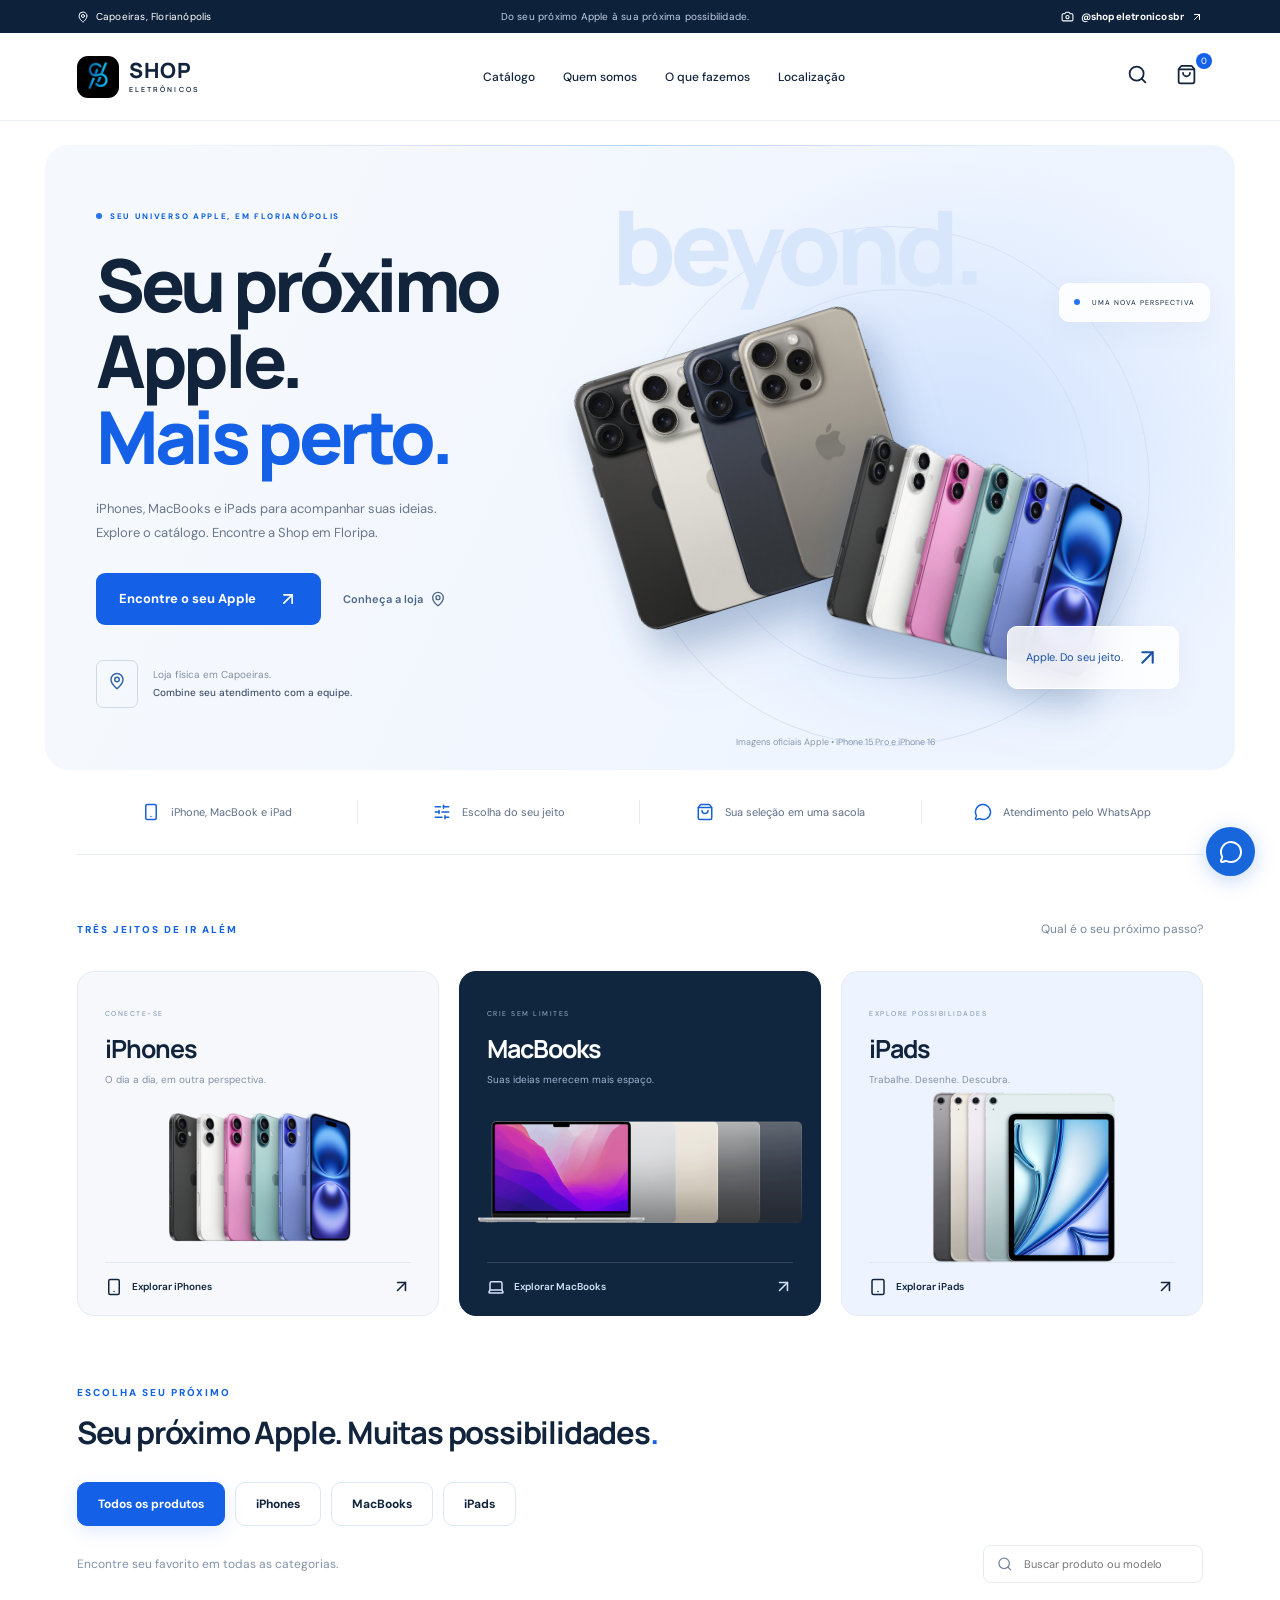
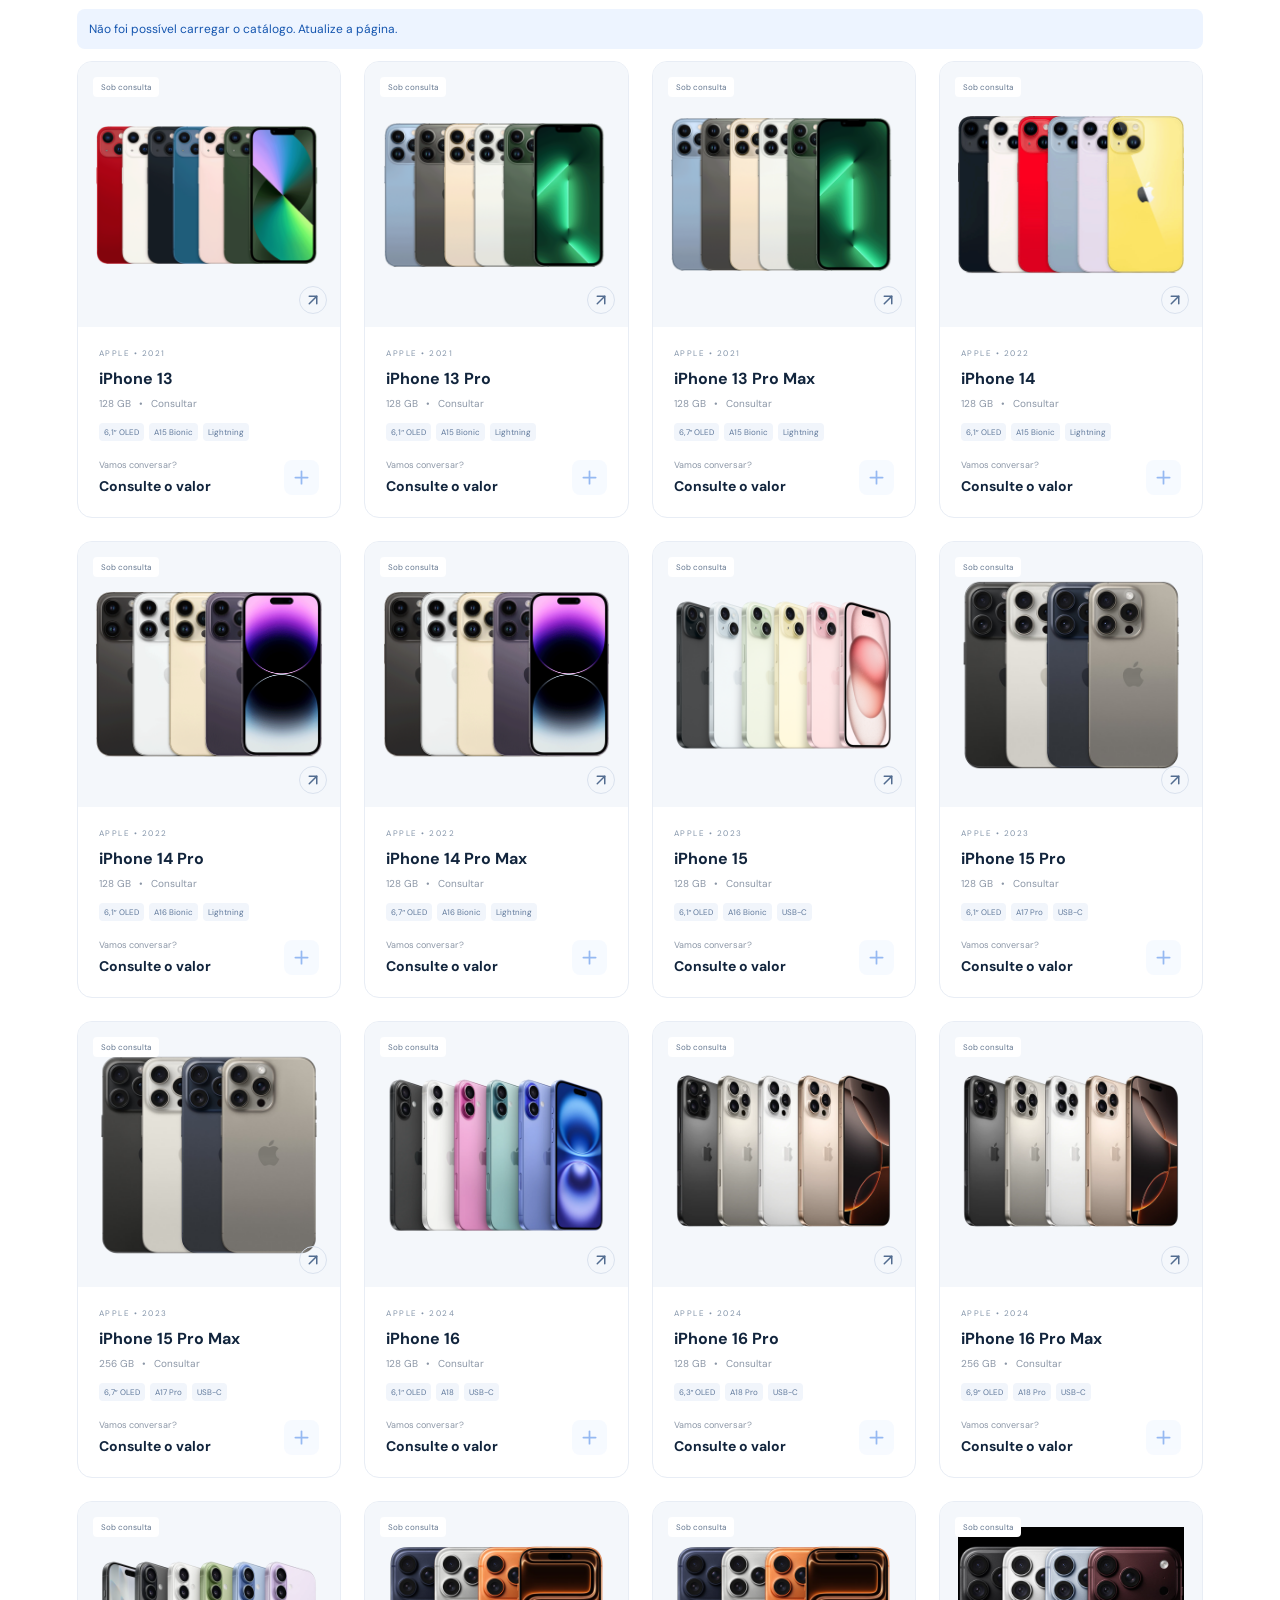
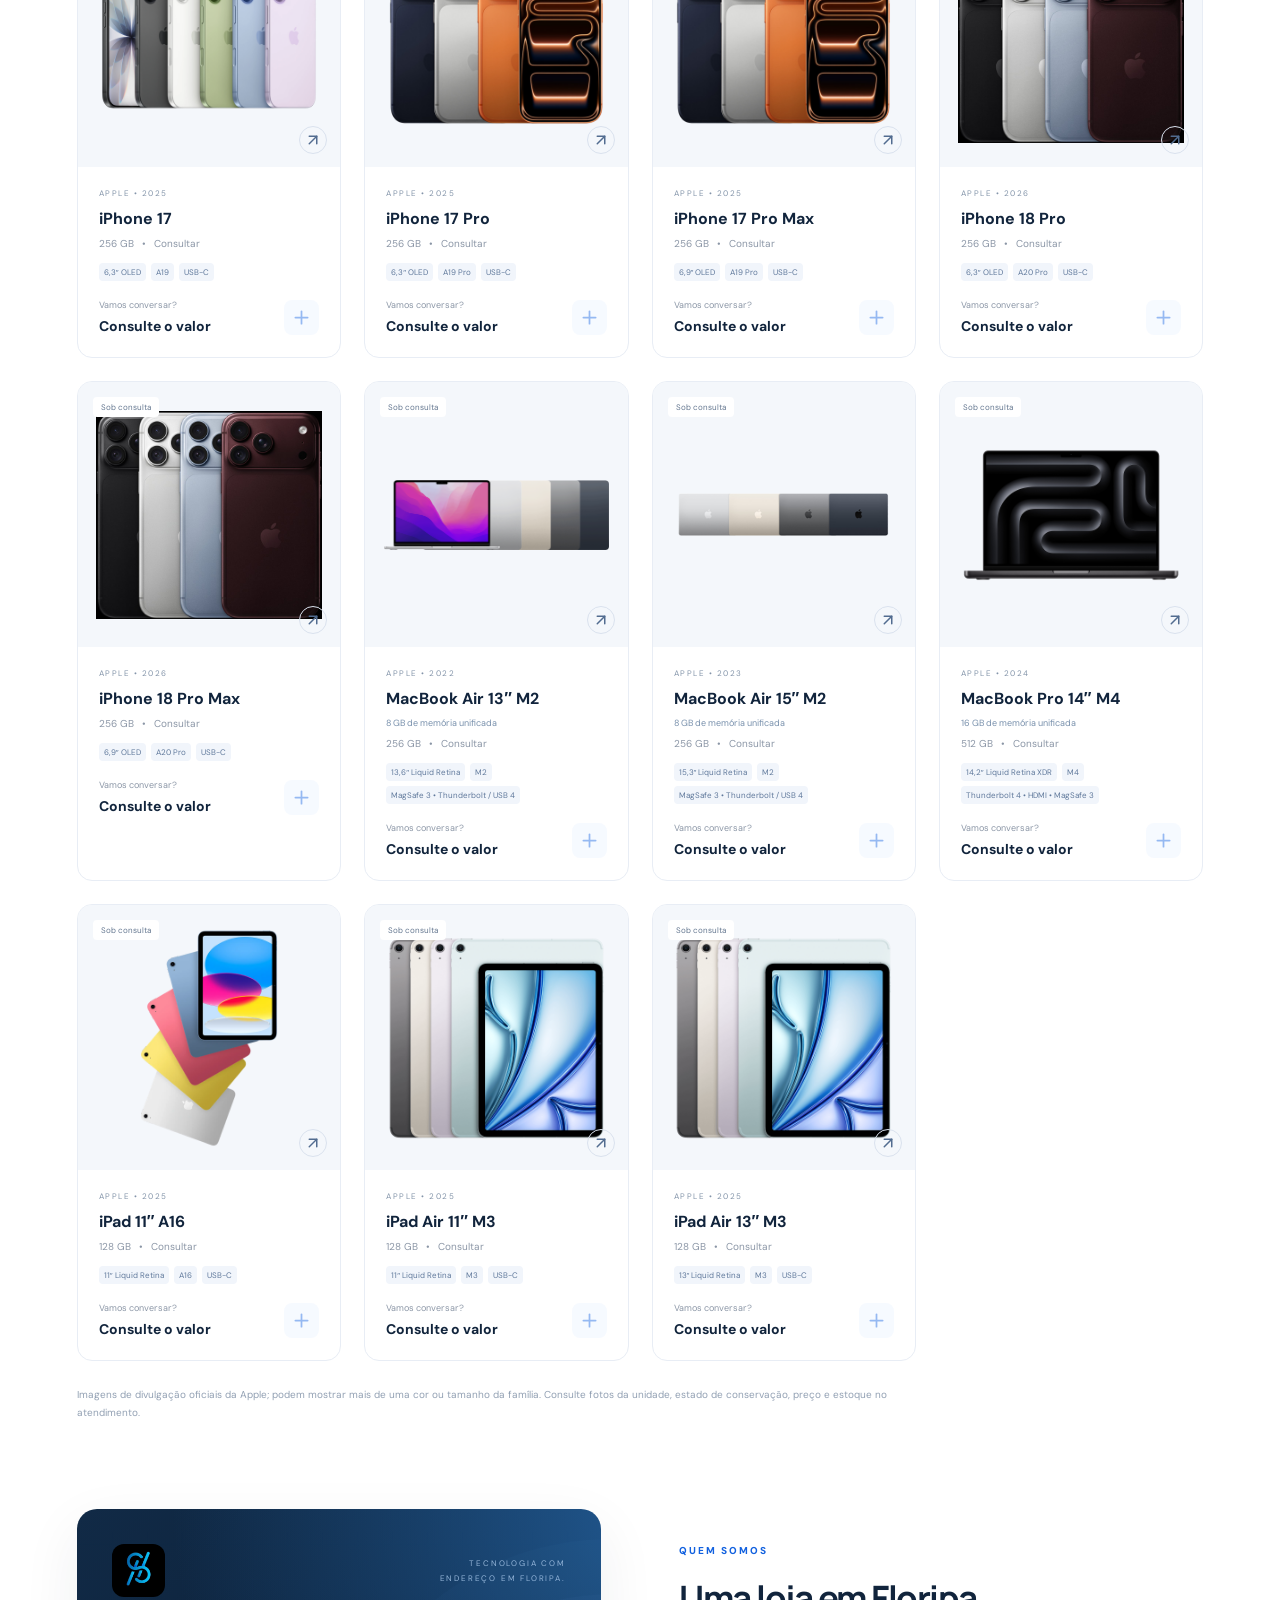
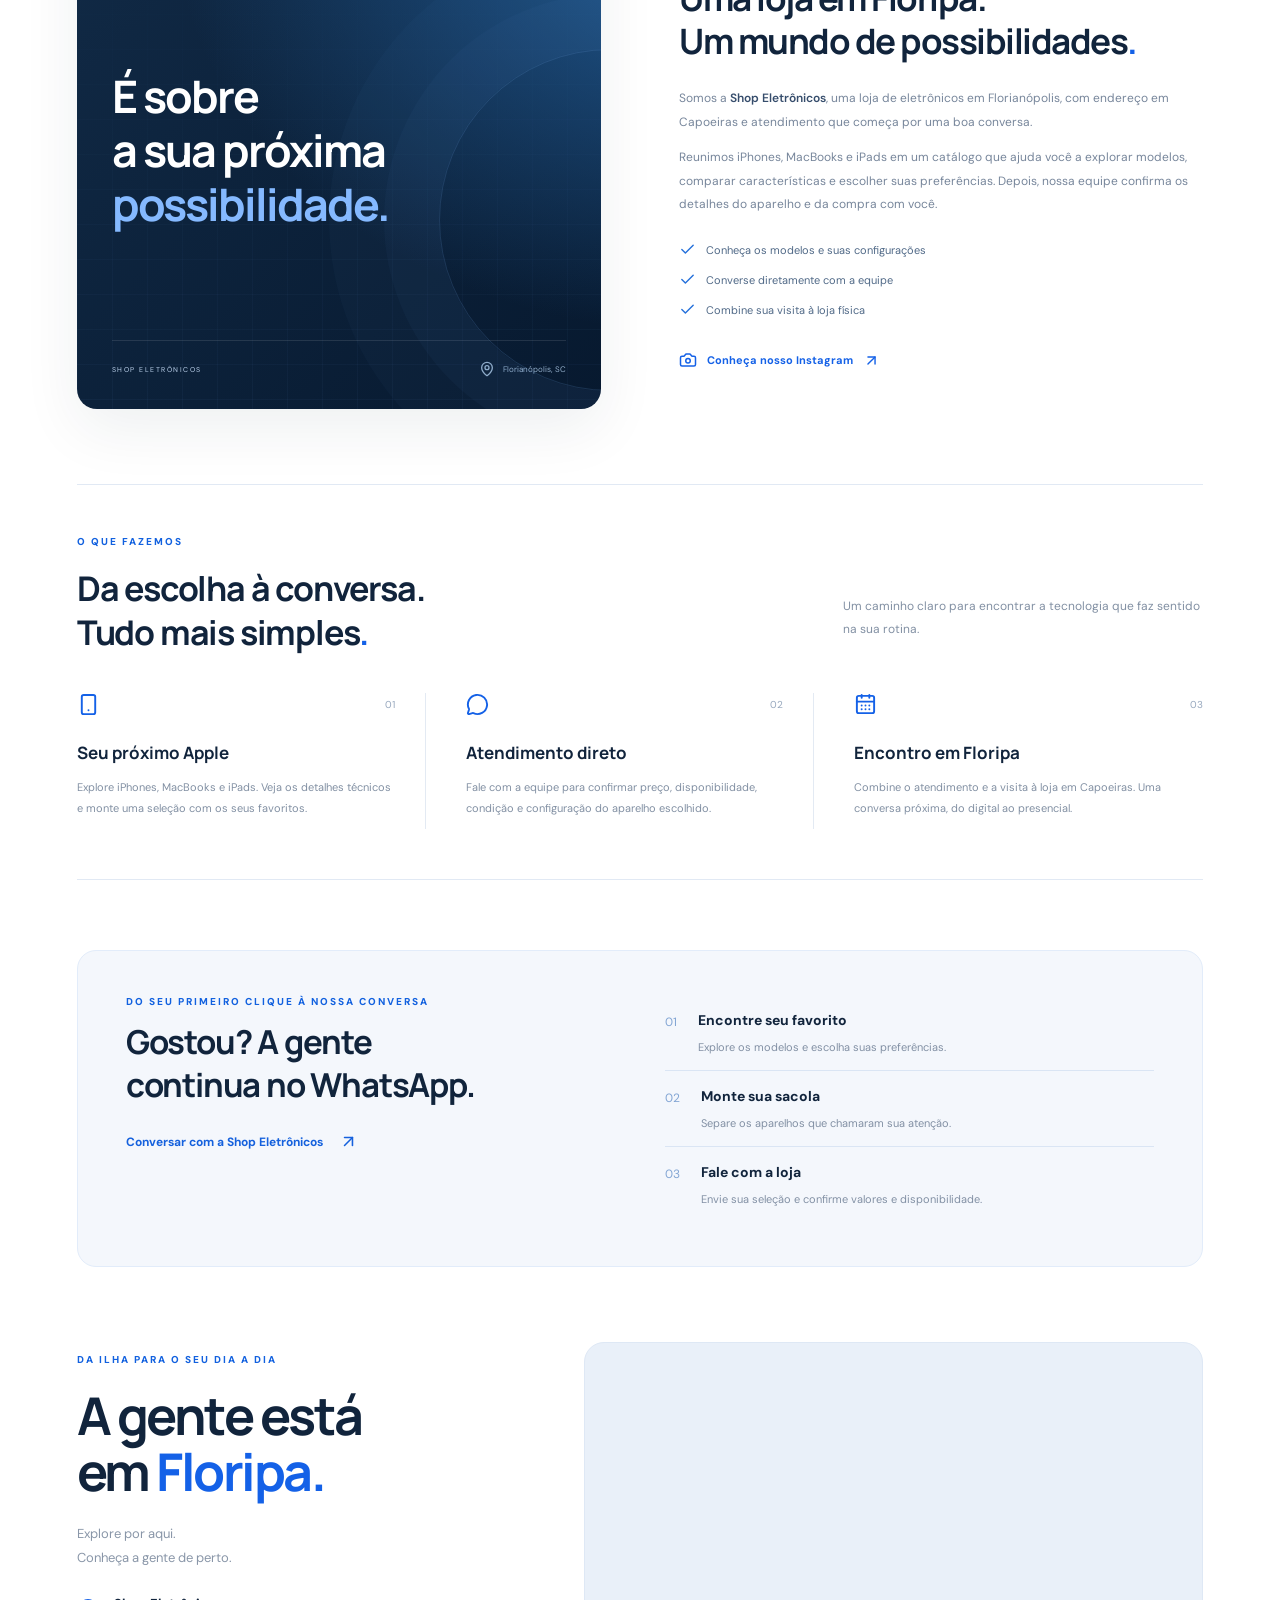
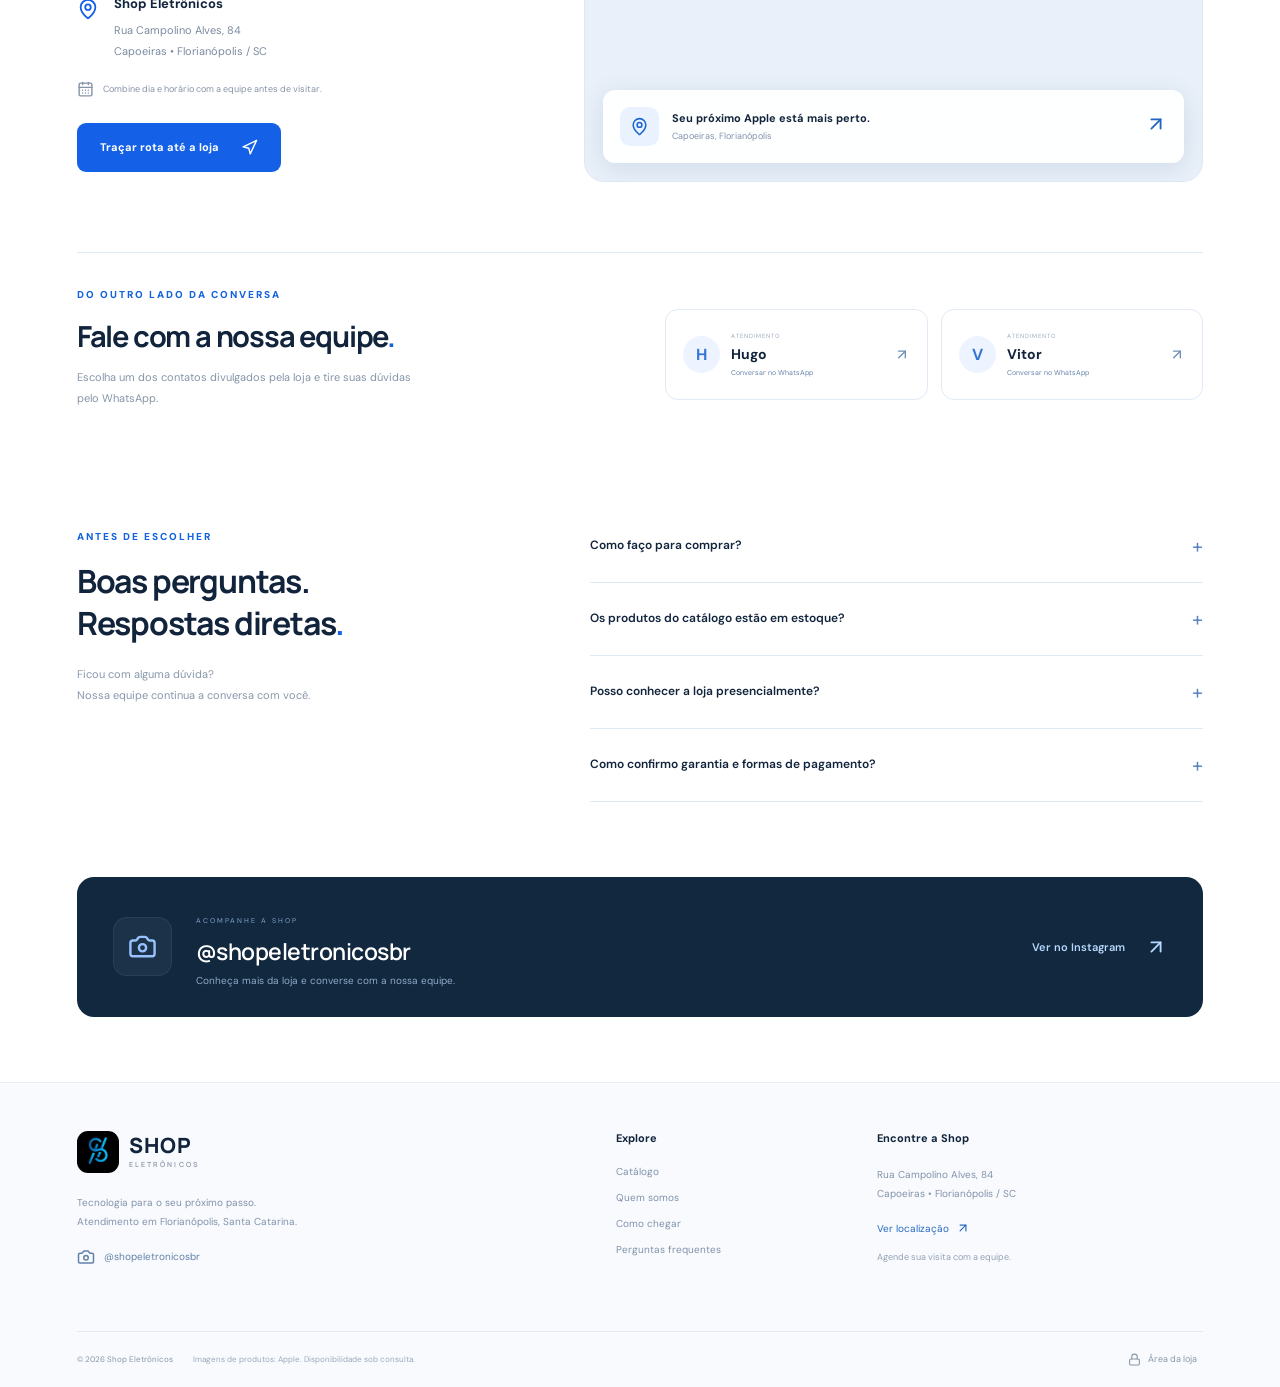
<file: docs/index.html>
<!doctype html><html lang="pt-BR"><head><meta charset="UTF-8"><meta name="viewport" content="width=device-width,initial-scale=1"><meta name="theme-color" content="#175eea"><title>Shop Eletrônicos | Seu próximo Apple em Florianópolis</title><meta name="description" content="iPhones, MacBooks e iPads na Shop Eletrônicos. Conheça a loja em Capoeiras, Florianópolis, explore o catálogo e fale com a equipe."><link rel="icon" href="./brand/shop-eletronicos.svg"><link rel="preconnect" href="https://fonts.googleapis.com"><link rel="preconnect" href="https://fonts.gstatic.com" crossorigin><link href="https://fonts.googleapis.com/css2?family=DM+Sans:wght@400;500;600;700&family=Manrope:wght@400;500;600;700;800&display=swap" rel="stylesheet"><link rel="stylesheet" href="./styles.css?v=20261023-inventory-1"></head><body><div id="root"></div><script type="module" src="./app.js?v=20261023-inventory-1"></script></body></html>
</file>
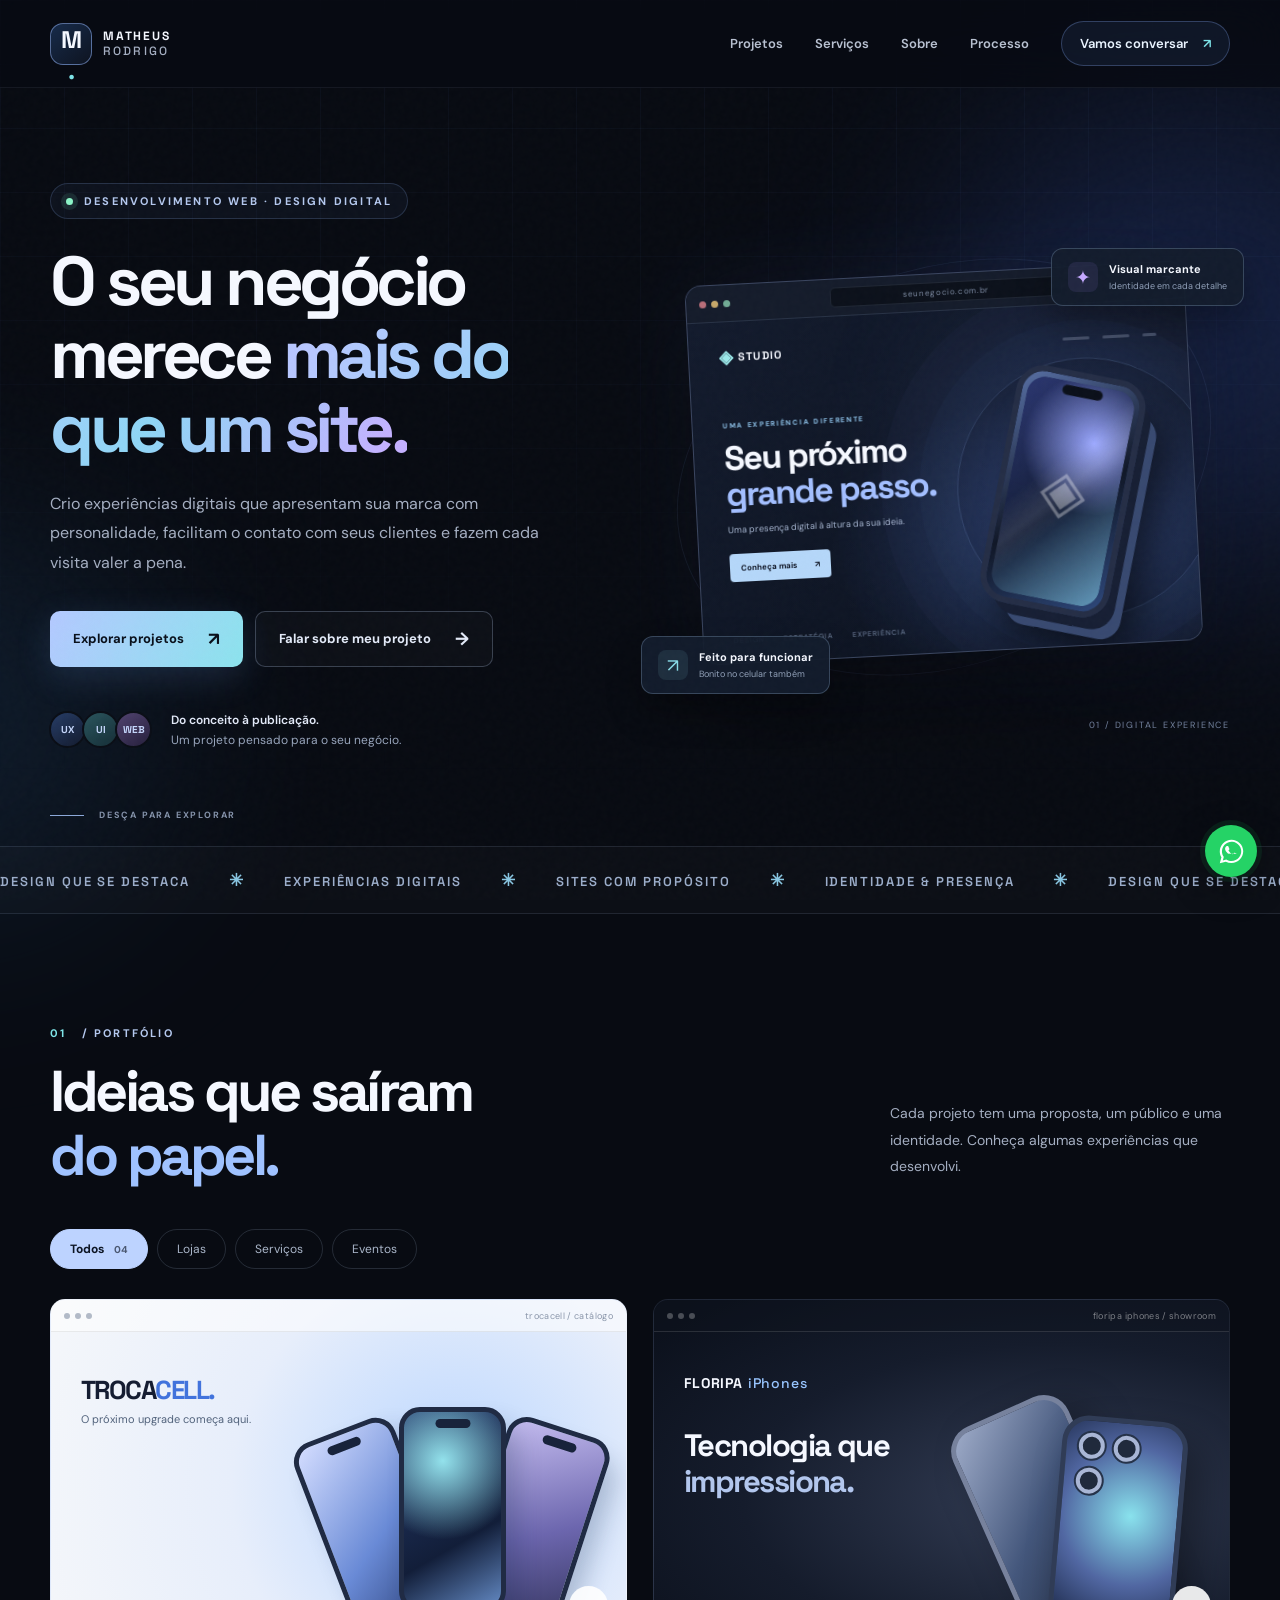
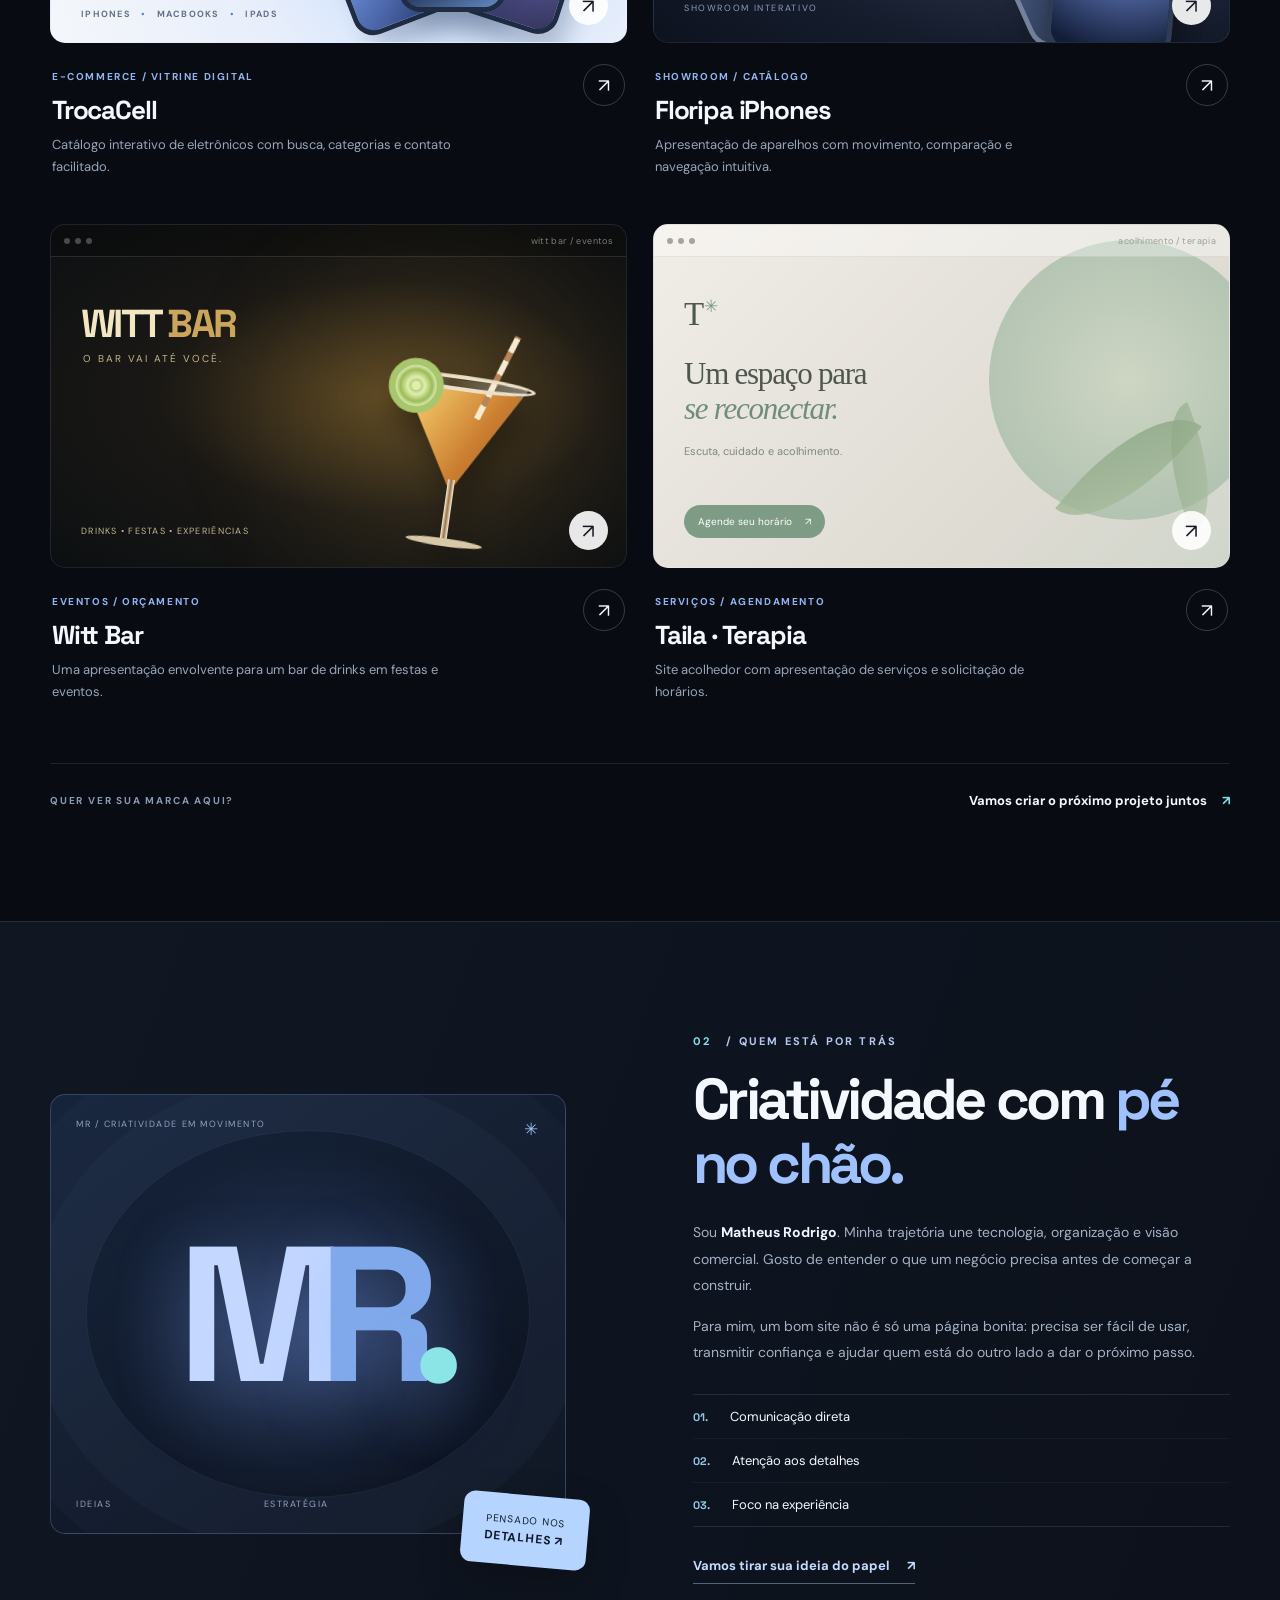
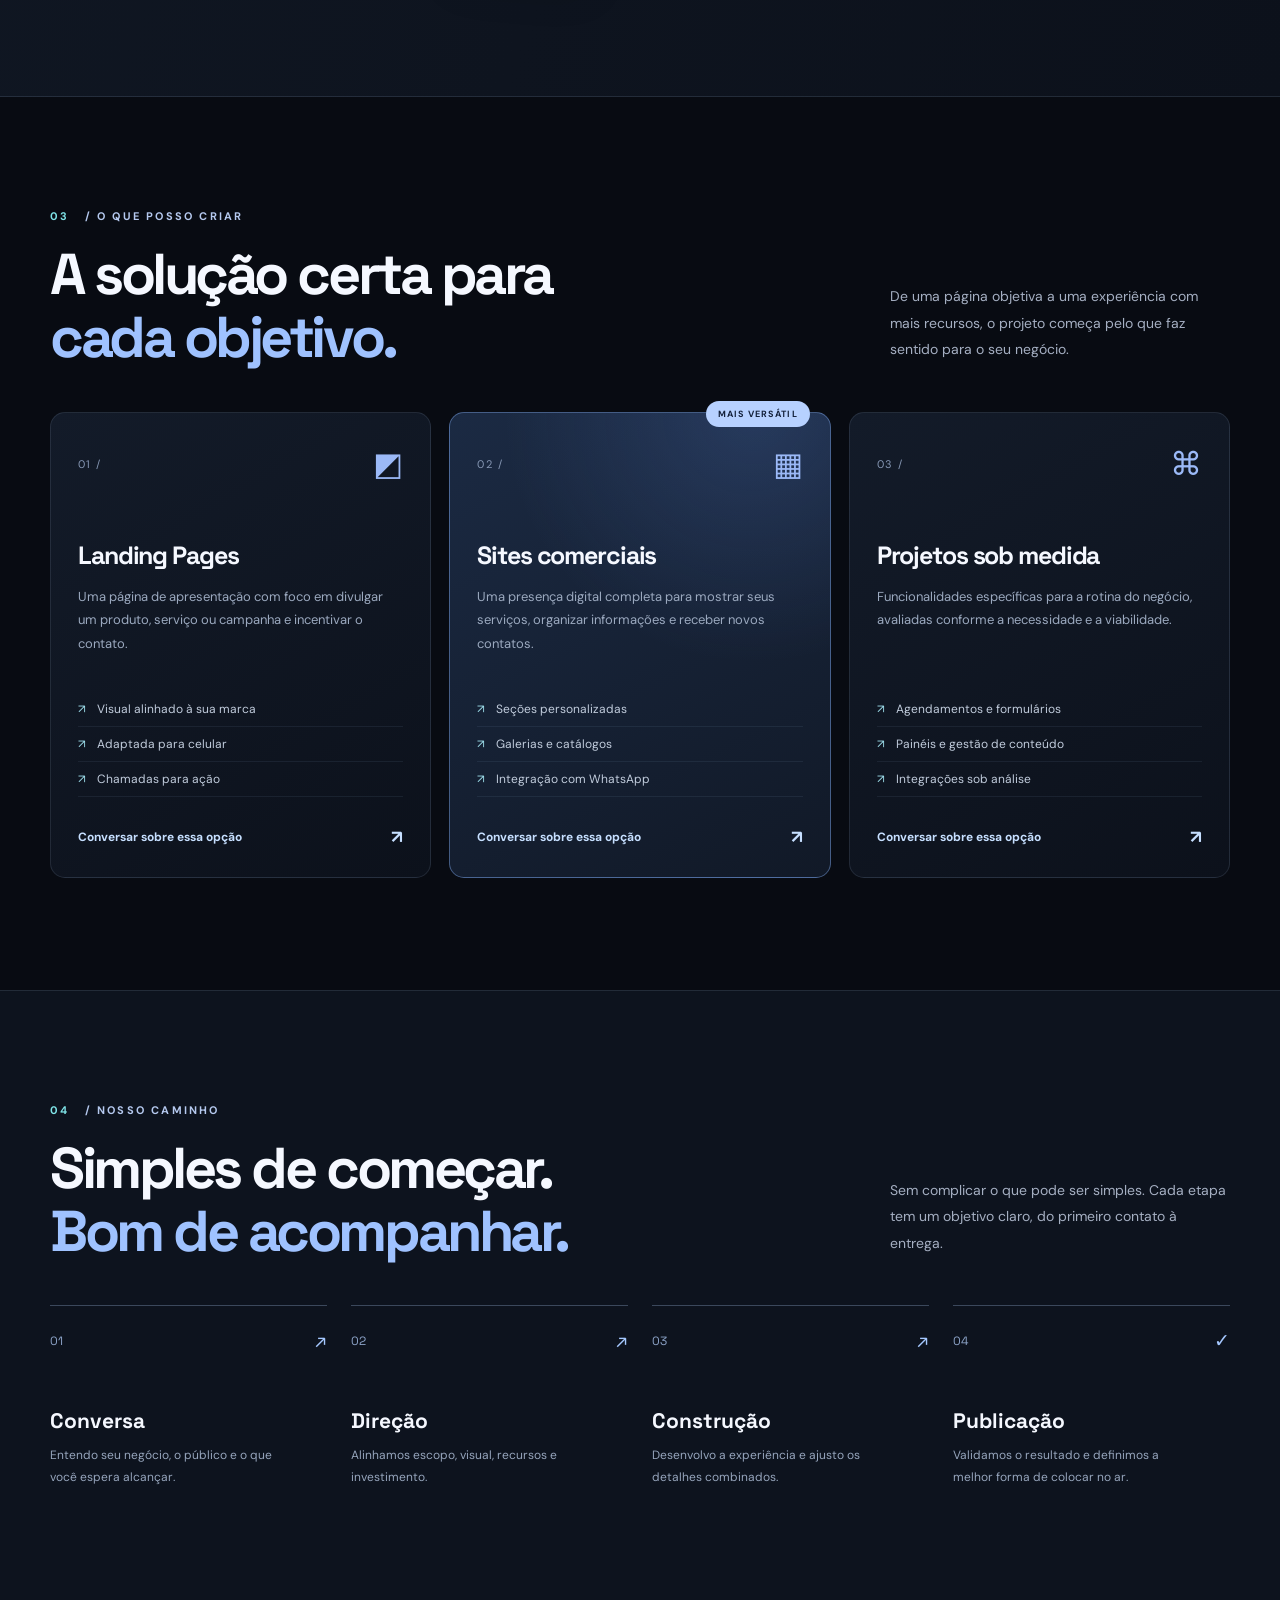
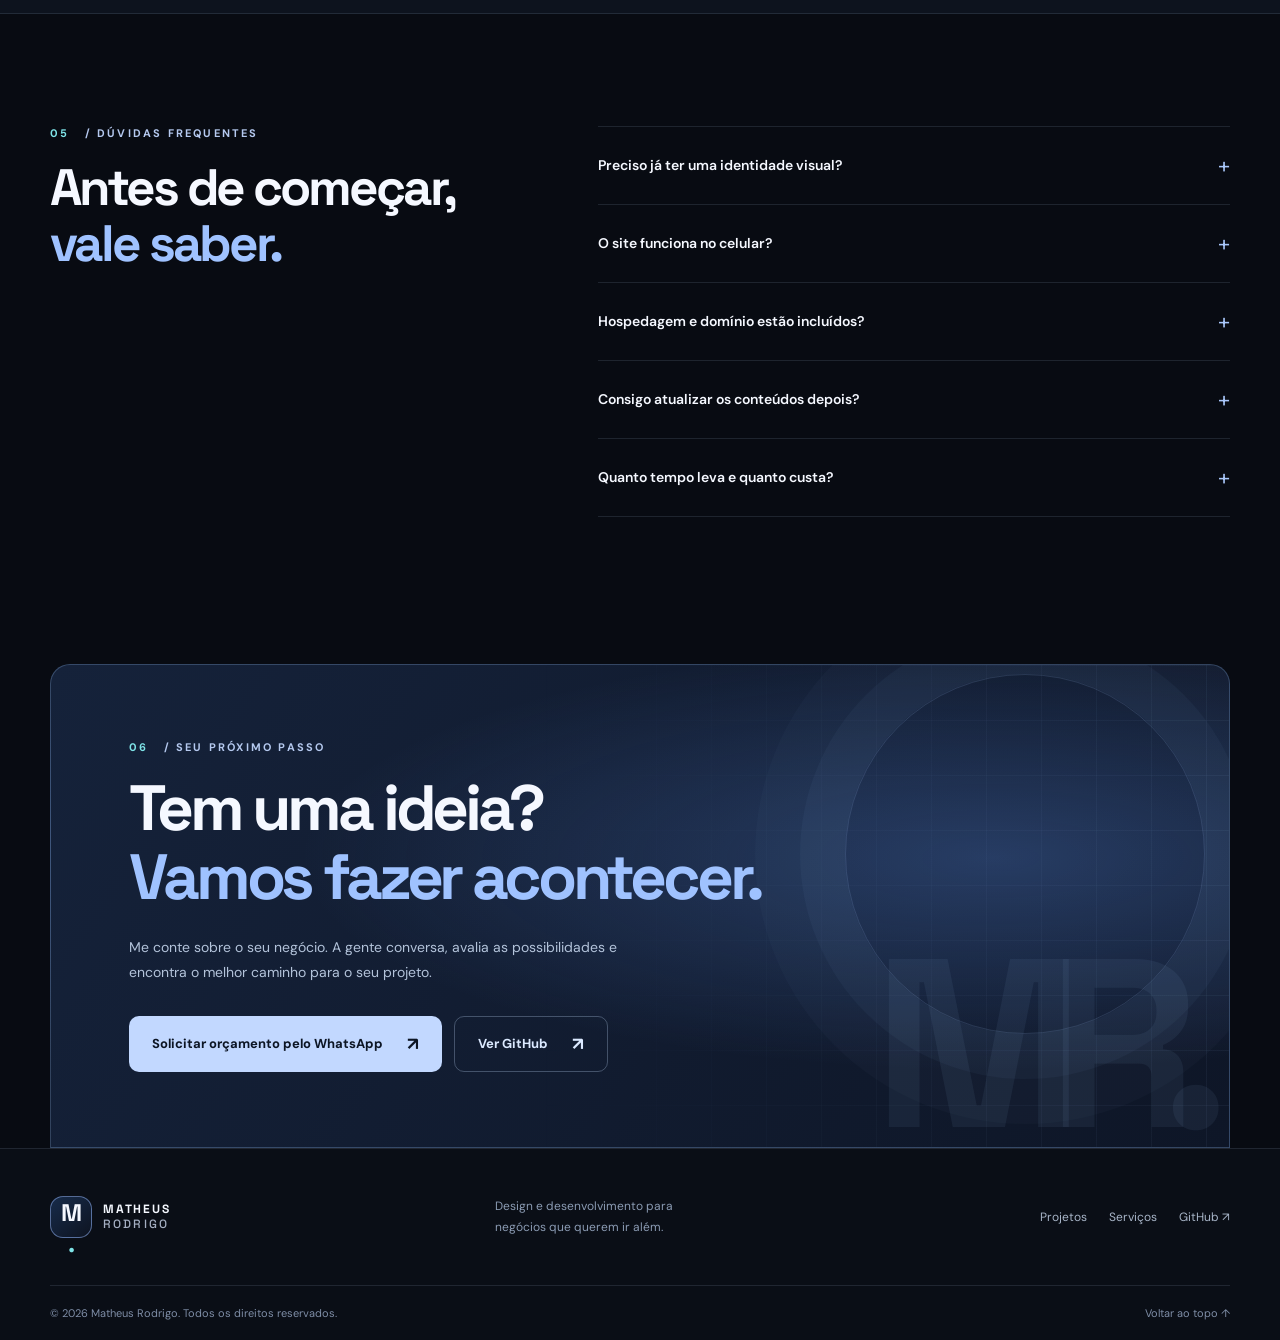
<file: docs/portfolio/index.html>
<!doctype html>
<html lang="pt-BR">
<head>
  <meta charset="UTF-8">
  <meta name="viewport" content="width=device-width, initial-scale=1">
  <meta name="theme-color" content="#080b12">
  <meta name="description" content="Matheus Rodrigo — criação de sites, vitrines digitais e experiências web para marcas que querem se destacar. Explore projetos e peça seu orçamento.">
  <meta property="og:type" content="website">
  <meta property="og:title" content="Matheus Rodrigo | Sites que deixam sua marca à frente">
  <meta property="og:description" content="Portfólio de desenvolvimento web. Design marcante, navegação intuitiva e soluções pensadas para negócios reais.">
  <meta property="og:url" content="https://matheusrodrigo519.github.io/TrocaCell/portfolio/">
  <title>Matheus Rodrigo — Desenvolvimento Web & Design Digital</title>
  <link rel="preconnect" href="https://fonts.googleapis.com">
  <link rel="preconnect" href="https://fonts.gstatic.com" crossorigin>
  <link href="https://fonts.googleapis.com/css2?family=DM+Sans:wght@400;500;600;700&family=Space+Grotesk:wght@400;500;600;700&display=swap" rel="stylesheet">
  <link rel="icon" href="favicon.svg" type="image/svg+xml">
  <link rel="stylesheet" href="styles.css">
</head>
<body>
  <a class="skip-link" href="#conteudo">Pular para o conteúdo</a>
  <div class="scroll-progress" id="scrollProgress" aria-hidden="true"></div>
  <div class="ambient ambient-a" aria-hidden="true"></div><div class="ambient ambient-b" aria-hidden="true"></div>
  <header class="site-header" id="inicio">
    <nav class="nav container" aria-label="Navegação principal">
      <a href="#inicio" class="brand" aria-label="Matheus Rodrigo, início"><span class="brand-icon">M<span>.</span></span><span class="brand-text">MATHEUS<span>RODRIGO</span></span></a>
      <button class="menu-toggle" id="menuToggle" aria-controls="navLinks" aria-expanded="false" aria-label="Abrir menu"><span></span><span></span></button>
      <div class="nav-links" id="navLinks">
        <a href="#projetos">Projetos</a><a href="#servicos">Serviços</a><a href="#sobre">Sobre</a><a href="#processo">Processo</a>
        <a class="nav-cta" href="#contato">Vamos conversar <span aria-hidden="true">↗</span></a>
      </div>
    </nav>
  </header>
  <main id="conteudo">
    <section class="hero section container" aria-labelledby="heroTitle">
      <div class="hero-copy">
        <div class="eyebrow"><span class="pulse-dot"></span> DESENVOLVIMENTO WEB · DESIGN DIGITAL</div>
        <h1 id="heroTitle">O seu negócio merece <span class="gradient-text">mais do que um site.</span></h1>
        <p class="hero-lead">Crio experiências digitais que apresentam sua marca com personalidade, facilitam o contato com seus clientes e fazem cada visita valer a pena.</p>
        <div class="hero-actions">
          <a class="btn btn-primary magnetic" href="#projetos">Explorar projetos <span aria-hidden="true">↗</span></a>
          <a class="btn btn-outline" href="https://wa.me/5548996051098?text=Ol%C3%A1%2C%20Matheus!%20Vi%20seu%20portf%C3%B3lio%20e%20quero%20conversar%20sobre%20um%20site." target="_blank" rel="noopener noreferrer">Falar sobre meu projeto <span aria-hidden="true">→</span></a>
        </div>
        <div class="hero-bottom"><div class="avatar-stack" aria-hidden="true"><span>UX</span><span>UI</span><span>WEB</span></div><p><strong>Do conceito à publicação.</strong><br>Um projeto pensado para o seu negócio.</p></div>
      </div>
      <div class="hero-art" aria-label="Ilustração de uma experiência digital moderna">
        <div class="orbit orbit-one" aria-hidden="true"></div><div class="orbit orbit-two" aria-hidden="true"></div>
        <div class="showcase-window tilt-card">
          <div class="window-bar"><div class="window-dots"><i></i><i></i><i></i></div><div class="window-address">seunegocio.com.br</div><span class="window-arrow">↗</span></div>
          <div class="window-body">
            <div class="preview-top"><div class="preview-logo"><span>◈</span> STUDIO</div><div class="preview-nav"><i></i><i></i><i></i></div></div>
            <div class="preview-kicker">UMA EXPERIÊNCIA DIFERENTE</div>
            <div class="preview-heading">Seu próximo <span>grande passo.</span></div>
            <div class="preview-desc">Uma presença digital à altura da sua ideia.</div>
            <div class="preview-button">Conheça mais <span>↗</span></div>
            <div class="preview-glow"></div><div class="preview-ring"></div>
            <div class="phone-illustration"><div class="phone-camera"></div><div class="phone-screen"><div class="phone-shine"></div><span>◈</span></div></div>
            <div class="preview-bottom"><span>DESIGN</span><span>ESTRATÉGIA</span><span>EXPERIÊNCIA</span></div>
          </div>
        </div>
        <div class="float-chip chip-one"><span class="chip-icon">✦</span><span><b>Visual marcante</b><small>Identidade em cada detalhe</small></span></div>
        <div class="float-chip chip-two"><span class="chip-icon blue">↗</span><span><b>Feito para funcionar</b><small>Bonito no celular também</small></span></div>
        <div class="art-corner">01 / DIGITAL EXPERIENCE</div>
      </div>
      <a class="scroll-cue" href="#projetos"><span class="scroll-line"></span> DESÇA PARA EXPLORAR</a>
    </section>
    <div class="marquee" aria-label="Design, desenvolvimento e estratégia"><div class="marquee-track" aria-hidden="true"><span>DESIGN QUE SE DESTACA <b>✳</b> EXPERIÊNCIAS DIGITAIS <b>✳</b> SITES COM PROPÓSITO <b>✳</b> IDENTIDADE & PRESENÇA <b>✳</b> DESIGN QUE SE DESTACA <b>✳</b> EXPERIÊNCIAS DIGITAIS <b>✳</b> SITES COM PROPÓSITO <b>✳</b> IDENTIDADE & PRESENÇA <b>✳</b></span></div></div>
    <section class="section projects-section container" id="projetos" aria-labelledby="projectsTitle">
      <div class="section-top reveal"><div><p class="section-kicker"><span>01</span> / PORTFÓLIO</p><h2 id="projectsTitle">Ideias que saíram <br> <em>do papel.</em></h2></div><p class="section-intro">Cada projeto tem uma proposta, um público e uma identidade. Conheça algumas experiências que desenvolvi.</p></div>
      <div class="project-filters reveal" role="group" aria-label="Filtrar projetos"><button class="filter active" type="button" data-filter="all" aria-pressed="true">Todos <span>04</span></button><button class="filter" type="button" data-filter="lojas" aria-pressed="false">Lojas</button><button class="filter" type="button" data-filter="servicos" aria-pressed="false">Serviços</button><button class="filter" type="button" data-filter="eventos" aria-pressed="false">Eventos</button></div>
      <div class="projects-grid" id="projectsGrid">
        <article class="project-card reveal" data-category="lojas">
          <a class="project-visual visual-troca" href="https://matheusrodrigo519.github.io/TrocaCell/" target="_blank" rel="noopener noreferrer" aria-label="Conhecer projeto TrocaCell">
            <div class="mock-browser"><span></span><span></span><span></span><i>trocacell / catálogo</i></div>
            <div class="troca-label">TROCA<span>CELL.</span></div><div class="troca-tag">O próximo upgrade começa aqui.</div>
            <div class="devices"><div class="device d1"></div><div class="device d2"></div><div class="device d3"></div></div>
            <div class="visual-bottom">IPHONES <span>•</span> MACBOOKS <span>•</span> IPADS</div><span class="project-visit">↗</span>
          </a>
          <div class="project-meta"><div><span class="project-type">E-COMMERCE / VITRINE DIGITAL</span><h3>TrocaCell</h3><p>Catálogo interativo de eletrônicos com busca, categorias e contato facilitado.</p></div><a class="project-link" href="https://matheusrodrigo519.github.io/TrocaCell/" target="_blank" rel="noopener noreferrer" aria-label="Abrir TrocaCell">↗</a></div>
        </article>
        <article class="project-card reveal" data-category="lojas">
          <a class="project-visual visual-floripa" href="https://github.com/matheusrodrigo519/floripa-iphones" target="_blank" rel="noopener noreferrer" aria-label="Conhecer projeto Floripa iPhones no GitHub">
            <div class="mock-browser light"><span></span><span></span><span></span><i>floripa iphones / showroom</i></div>
            <div class="floripa-label">FLORIPA <strong>iPhones</strong></div><div class="floripa-title">Tecnologia que<br><em>impressiona.</em></div>
            <div class="floripa-phones"><div class="fphone fphone-back"></div><div class="fphone fphone-front"><i></i><i></i><i></i></div></div><div class="floripa-caption">SHOWROOM INTERATIVO</div><span class="project-visit">↗</span>
          </a>
          <div class="project-meta"><div><span class="project-type">SHOWROOM / CATÁLOGO</span><h3>Floripa iPhones</h3><p>Apresentação de aparelhos com movimento, comparação e navegação intuitiva.</p></div><a class="project-link" href="https://github.com/matheusrodrigo519/floripa-iphones" target="_blank" rel="noopener noreferrer" aria-label="Abrir projeto Floripa iPhones">↗</a></div>
        </article>
        <article class="project-card reveal" data-category="eventos">
          <a class="project-visual visual-witt" href="https://matheusrodrigo519.github.io/witt-bar/" target="_blank" rel="noopener noreferrer" aria-label="Conhecer projeto Witt Bar">
            <div class="mock-browser dark"><span></span><span></span><span></span><i>witt bar / eventos</i></div>
            <div class="witt-halo"></div><div class="witt-heading">WITT <span>BAR</span></div><div class="witt-sub">O BAR VAI ATÉ VOCÊ.</div><div class="cocktail"><div class="straw"></div><div class="cocktail-rim"></div><div class="cocktail-bowl"><div class="cocktail-liquid"></div></div><div class="cocktail-stem"></div><div class="cocktail-base"></div><div class="cocktail-lime"></div></div><div class="witt-foot">DRINKS • FESTAS • EXPERIÊNCIAS</div><span class="project-visit">↗</span>
          </a>
          <div class="project-meta"><div><span class="project-type">EVENTOS / ORÇAMENTO</span><h3>Witt Bar</h3><p>Uma apresentação envolvente para um bar de drinks em festas e eventos.</p></div><a class="project-link" href="https://matheusrodrigo519.github.io/witt-bar/" target="_blank" rel="noopener noreferrer" aria-label="Abrir Witt Bar">↗</a></div>
        </article>
        <article class="project-card reveal" data-category="servicos">
          <a class="project-visual visual-taila" href="https://matheusrodrigo519.github.io/taila-site/" target="_blank" rel="noopener noreferrer" aria-label="Conhecer projeto Taila Terapia">
            <div class="mock-browser warm"><span></span><span></span><span></span><i>acolhimento / terapia</i></div><div class="taila-orb"></div><div class="taila-logo">T<span>✳</span></div><div class="taila-heading">Um espaço para<br><em>se reconectar.</em></div><div class="taila-sub">Escuta, cuidado e acolhimento.</div><div class="taila-pill">Agende seu horário <span>↗</span></div><div class="taila-leaf leaf-a"></div><div class="taila-leaf leaf-b"></div><span class="project-visit">↗</span>
          </a>
          <div class="project-meta"><div><span class="project-type">SERVIÇOS / AGENDAMENTO</span><h3>Taila · Terapia</h3><p>Site acolhedor com apresentação de serviços e solicitação de horários.</p></div><a class="project-link" href="https://matheusrodrigo519.github.io/taila-site/" target="_blank" rel="noopener noreferrer" aria-label="Abrir Taila Terapia">↗</a></div>
        </article>
      </div>
      <div class="projects-foot reveal"><span>QUER VER SUA MARCA AQUI?</span><a href="#contato">Vamos criar o próximo projeto juntos <span>↗</span></a></div>
    </section>
    <section class="section about-section" id="sobre" aria-labelledby="aboutTitle"><div class="container about-grid">
      <div class="about-art reveal"><div class="about-frame"><div class="about-frame-top">MR / CRIATIVIDADE EM MOVIMENTO <span>✳</span></div><div class="about-monogram">M<span>R</span><i>.</i></div><div class="about-frame-bottom"><span>IDEIAS</span><span>ESTRATÉGIA</span><span>EXECUÇÃO</span></div></div><div class="about-badge">PENSADO NOS<br><strong>DETALHES ↗</strong></div></div>
      <div class="about-copy reveal"><p class="section-kicker"><span>02</span> / QUEM ESTÁ POR TRÁS</p><h2 id="aboutTitle">Criatividade com <em>pé no chão.</em></h2><p>Sou <strong>Matheus Rodrigo</strong>. Minha trajetória une tecnologia, organização e visão comercial. Gosto de entender o que um negócio precisa antes de começar a construir.</p><p>Para mim, um bom site não é só uma página bonita: precisa ser fácil de usar, transmitir confiança e ajudar quem está do outro lado a dar o próximo passo.</p><div class="about-values"><div><b>01.</b><span>Comunicação direta</span></div><div><b>02.</b><span>Atenção aos detalhes</span></div><div><b>03.</b><span>Foco na experiência</span></div></div><a href="#contato" class="text-link">Vamos tirar sua ideia do papel <span>↗</span></a></div>
    </div></section>
    <section class="section services-section container" id="servicos" aria-labelledby="servicesTitle">
      <div class="section-top reveal"><div><p class="section-kicker"><span>03</span> / O QUE POSSO CRIAR</p><h2 id="servicesTitle">A solução certa para <br><em>cada objetivo.</em></h2></div><p class="section-intro">De uma página objetiva a uma experiência com mais recursos, o projeto começa pelo que faz sentido para o seu negócio.</p></div>
      <div class="services-grid">
        <article class="service-card reveal"><div class="service-top"><span class="service-index">01 /</span><span class="service-symbol">◩</span></div><h3>Landing Pages</h3><p>Uma página de apresentação com foco em divulgar um produto, serviço ou campanha e incentivar o contato.</p><ul><li>Visual alinhado à sua marca</li><li>Adaptada para celular</li><li>Chamadas para ação</li></ul><a href="https://wa.me/5548996051098?text=Ol%C3%A1%2C%20Matheus!%20Quero%20um%20or%C3%A7amento%20de%20landing%20page." target="_blank" rel="noopener noreferrer">Conversar sobre essa opção <span>↗</span></a></article>
        <article class="service-card featured reveal"><div class="featured-label">MAIS VERSÁTIL</div><div class="service-top"><span class="service-index">02 /</span><span class="service-symbol">▦</span></div><h3>Sites comerciais</h3><p>Uma presença digital completa para mostrar seus serviços, organizar informações e receber novos contatos.</p><ul><li>Seções personalizadas</li><li>Galerias e catálogos</li><li>Integração com WhatsApp</li></ul><a href="https://wa.me/5548996051098?text=Ol%C3%A1%2C%20Matheus!%20Quero%20um%20or%C3%A7amento%20de%20site%20comercial." target="_blank" rel="noopener noreferrer">Conversar sobre essa opção <span>↗</span></a></article>
        <article class="service-card reveal"><div class="service-top"><span class="service-index">03 /</span><span class="service-symbol">⌘</span></div><h3>Projetos sob medida</h3><p>Funcionalidades específicas para a rotina do negócio, avaliadas conforme a necessidade e a viabilidade.</p><ul><li>Agendamentos e formulários</li><li>Painéis e gestão de conteúdo</li><li>Integrações sob análise</li></ul><a href="https://wa.me/5548996051098?text=Ol%C3%A1%2C%20Matheus!%20Tenho%20uma%20ideia%20de%20projeto%20personalizado." target="_blank" rel="noopener noreferrer">Conversar sobre essa opção <span>↗</span></a></article>
      </div>
    </section>
    <section class="section process-section" id="processo" aria-labelledby="processTitle"><div class="container">
      <div class="section-top reveal"><div><p class="section-kicker"><span>04</span> / NOSSO CAMINHO</p><h2 id="processTitle">Simples de começar. <br><em>Bom de acompanhar.</em></h2></div><p class="section-intro">Sem complicar o que pode ser simples. Cada etapa tem um objetivo claro, do primeiro contato à entrega.</p></div>
      <div class="process-grid"><div class="process-step reveal"><div class="step-number">01 <span>↗</span></div><h3>Conversa</h3><p>Entendo seu negócio, o público e o que você espera alcançar.</p></div><div class="process-step reveal"><div class="step-number">02 <span>↗</span></div><h3>Direção</h3><p>Alinhamos escopo, visual, recursos e investimento.</p></div><div class="process-step reveal"><div class="step-number">03 <span>↗</span></div><h3>Construção</h3><p>Desenvolvo a experiência e ajusto os detalhes combinados.</p></div><div class="process-step reveal"><div class="step-number">04 <span>✓</span></div><h3>Publicação</h3><p>Validamos o resultado e definimos a melhor forma de colocar no ar.</p></div></div>
    </div></section>
    <section class="section faq-section container" aria-labelledby="faqTitle"><div class="faq-heading reveal"><p class="section-kicker"><span>05</span> / DÚVIDAS FREQUENTES</p><h2 id="faqTitle">Antes de começar, <em>vale saber.</em></h2></div><div class="faq-list reveal">
      <details><summary>Preciso já ter uma identidade visual? <span>+</span></summary><p>Não. Podemos partir das referências, cores e materiais que você já tem e definir uma direção visual para o site.</p></details>
      <details><summary>O site funciona no celular? <span>+</span></summary><p>Sim. A interface é planejada para funcionar bem em diferentes tamanhos de tela, incluindo celulares e computadores.</p></details>
      <details><summary>Hospedagem e domínio estão incluídos? <span>+</span></summary><p>Isso depende do projeto. Podemos usar opções de hospedagem compatíveis com a solução e alinhar previamente eventuais custos de domínio, serviços e manutenção.</p></details>
      <details><summary>Consigo atualizar os conteúdos depois? <span>+</span></summary><p>Sim, quando o projeto prevê essa necessidade. Podemos avaliar um painel de edição ou um formato de manutenção conforme a frequência das alterações.</p></details>
      <details><summary>Quanto tempo leva e quanto custa? <span>+</span></summary><p>O prazo e o orçamento dependem das páginas, funcionalidades e materiais disponíveis. Depois de entender sua ideia, apresento uma proposta clara.</p></details>
    </div></section>
    <section class="contact-section" id="contato" aria-labelledby="contactTitle"><div class="container contact-inner reveal"><div class="contact-light" aria-hidden="true"></div><p class="section-kicker"><span>06</span> / SEU PRÓXIMO PASSO</p><h2 id="contactTitle">Tem uma ideia?<br><em>Vamos fazer acontecer.</em></h2><p>Me conte sobre o seu negócio. A gente conversa, avalia as possibilidades e encontra o melhor caminho para o seu projeto.</p><div class="contact-actions"><a class="btn btn-light magnetic" href="https://wa.me/5548996051098?text=Ol%C3%A1%2C%20Matheus!%20Conheci%20seu%20portf%C3%B3lio%20e%20quero%20um%20or%C3%A7amento." target="_blank" rel="noopener noreferrer">Solicitar orçamento pelo WhatsApp <span>↗</span></a><a class="btn btn-ghost" href="https://github.com/matheusrodrigo519" target="_blank" rel="noopener noreferrer">Ver GitHub <span>↗</span></a></div><div class="contact-deco" aria-hidden="true">MR.</div></div></section>
  </main>
  <footer class="footer"><div class="container footer-top"><a href="#inicio" class="brand"><span class="brand-icon">M<span>.</span></span><span class="brand-text">MATHEUS<span>RODRIGO</span></span></a><p>Design e desenvolvimento para negócios que querem ir além.</p><div class="footer-links"><a href="#projetos">Projetos</a><a href="#servicos">Serviços</a><a href="https://github.com/matheusrodrigo519" target="_blank" rel="noopener noreferrer">GitHub ↗</a></div></div><div class="container footer-bottom"><span>© <span id="year">2026</span> Matheus Rodrigo. Todos os direitos reservados.</span><a href="#inicio">Voltar ao topo ↑</a></div></footer>
  <a class="whatsapp-float" href="https://wa.me/5548996051098?text=Ol%C3%A1%2C%20Matheus!%20Vi%20seu%20portf%C3%B3lio." target="_blank" rel="noopener noreferrer" aria-label="Conversar com Matheus no WhatsApp"><svg viewBox="0 0 32 32" fill="currentColor" aria-hidden="true"><path d="M16 .9C7.7.9 1 7.6 1 15.9c0 2.7.7 5.3 2.1 7.6L1 31l7.7-2a15 15 0 0 0 7.3 1.8c8.3 0 15-6.7 15-15S24.3.9 16 .9Zm0 27.2c-2.2 0-4.4-.6-6.2-1.7l-.4-.2-4.5 1.2 1.2-4.4-.3-.5a12.3 12.3 0 1 1 10.2 5.6Zm6.7-9.2c-.4-.2-2.2-1.1-2.5-1.2-.4-.1-.6-.2-.9.2-.3.4-1 1.2-1.2 1.4-.2.2-.4.3-.8.1a10.1 10.1 0 0 1-5-4.4c-.4-.7.4-.7 1-1.9.1-.2 0-.5-.1-.7l-1.2-2.8c-.3-.7-.6-.6-.9-.6h-.8c-.3 0-.7.1-1.1.5s-1.4 1.4-1.4 3.3 1.5 3.8 3.6 5.6 6.2 6.7c2.6 1.1 3.7 1.2 5 1 1.6-.2 2.2-1 2.6-1.8.3-.8.3-1.5.2-1.7-.1-.2-.3-.3-.7-.5Z"/></svg></a>
  <script src="script.js" defer></script>
</body>
</html>
</file>
<file: docs/styles.css>
@import url('https://fonts.googleapis.com/css2?family=DM+Sans:wght@400;500;600;700&family=Manrope:wght@400;500;600;700;800&display=swap');
*{box-sizing:border-box}html{scroll-behavior:smooth;scroll-padding-top:95px}body{margin:0;color:#15253c;background:#fff;font-family:'DM Sans',Arial,sans-serif}button,input,select{font:inherit}button,a{-webkit-tap-highlight-color:transparent}button{cursor:pointer;border:0;background:none;color:inherit}a{color:inherit;text-decoration:none}button:focus-visible,a:focus-visible,input:focus-visible,select:focus-visible{outline:3px solid #79acff;outline-offset:4px}button:disabled{opacity:.5;cursor:wait}.top{background:#0b56cf;color:white;padding:10px;text-align:center;font-size:11px;letter-spacing:.2px}.top a{display:inline-flex;align-items:center;margin-left:22px;font-weight:700;gap:6px}header{height:88px;display:flex;align-items:center;justify-content:space-between;padding:0 6%;border-bottom:1px solid #edf1f7;background:#ffffffee;position:sticky;top:0;z-index:20;backdrop-filter:blur(20px)}.logo{font-family:Manrope,Arial;font-size:27px;font-weight:800;display:flex;align-items:center;letter-spacing:-1.2px}.brandIcon{background:#0e61e9;color:white;width:36px;height:36px;border-radius:11px;display:grid;place-items:center;margin-right:9px}.dot,h2>span{color:#1461e7}nav{display:flex;gap:34px;font-size:13px;font-weight:500}nav a{display:flex;align-items:center;gap:6px}nav a:hover{color:#1161e8}.headerActions{display:flex;gap:24px;align-items:center}.headerActions button{position:relative}.headerActions sup{position:absolute;top:-10px;right:-9px;background:#1461e7;color:#fff;border-radius:50%;font-size:9px;width:16px;height:16px;display:grid;place-items:center}main{max-width:1600px;margin:auto}.hero{margin:26px 3.5% 0;min-height:620px;display:grid;grid-template-columns:1fr 1.1fr;background:#f2f6fd;border-radius:26px;overflow:hidden}.heroCopy{padding:65px 0 48px 9%;z-index:2}.eyebrow{font-size:10px;font-weight:800;letter-spacing:2px;color:#1261df;display:flex;gap:8px;align-items:center}.eyebrow>span,.blueDot{width:6px;height:6px;border-radius:50%;background:#2675ee}.hero h1{font-family:Manrope,Arial;font-size:clamp(48px,5.6vw,80px);line-height:1.09;letter-spacing:-4px;margin:24px 0}.hero h1 em{font-style:normal;color:#1461e7}.hero p{font-size:14px;line-height:1.8;color:#6a778a}.primary{background:#1461e7;color:white;border-radius:9px;padding:16px 23px;display:inline-flex;align-items:center;justify-content:center;gap:22px;font-size:13px;font-weight:700;transition:transform .2s,box-shadow .2s;margin-top:14px}.primary:hover{transform:translateY(-3px);box-shadow:0 8px 22px #1461e73a}.heroFoot{display:flex;gap:15px;align-items:center;font-size:10px;line-height:1.8;color:#8390a1;margin-top:38px}.heroFoot b{color:#40516c;font-weight:500}.tinyPhones{border:1px solid #ced9ea;border-radius:7px;padding:9px 12px;color:#3865a7}.heroVisual{position:relative;min-height:610px;background:radial-gradient(ellipse at 55% 50%,#bed6fcaa,transparent 69%)}.orbit{border:1px solid #d3e1f7;position:absolute;border-radius:50%;left:3%;top:13%;width:520px;height:520px}.o2{width:390px;height:390px;top:23%;left:14%}.watermark{position:absolute;font-family:Manrope;font-weight:800;font-size:115px;letter-spacing:-8px;color:#dbe7f8;top:0;left:2%}.heroDevice{position:absolute;top:25%;left:38%;filter:drop-shadow(12px 26px 18px #49699c40);animation:float 6s ease-in-out infinite}.heroDevice.back{left:10%;top:29%;transform:rotate(-17deg);animation:none}.heroDevice.front{transform:rotate(14deg)}.phone{position:relative;width:109px;height:204px;border:3px solid #6a9abe;border-radius:22px;background:linear-gradient(120deg,#a6c5e4,#5e8fb8 45%,#b0cfe7);box-shadow:inset 0 0 0 2px #c2d7eb99,5px 7px 12px #15395e23;transform:rotate(-12deg);transition:transform .5s}.phone.heroPhone{width:190px;height:365px;border-radius:35px;border-width:4px}.phone.silver{background:linear-gradient(125deg,#ecedf0,#a6b2bd 58%,#dbe3eb);border-color:#9aa7b2}.phone.dark{background:linear-gradient(120deg,#5e6874,#222c39 60%,#536374);border-color:#414d58}.camera{position:absolute;left:8px;top:9px;width:53px;height:57px;border-radius:13px;background:#86aacbaa;box-shadow:1px 2px 4px #345a7a55;display:grid;grid-template-columns:1fr 1fr;gap:3px;padding:5px}.camera i{background:radial-gradient(circle,#0d1a31 27%,#385272 32%,#0b1726 48%,#283749 58%,#60758c 64%,#142132 70%);border:1px solid #93a8bc;border-radius:50%;width:20px;height:20px}.camera i:nth-child(2){transform:translateY(12px)}.camera b{background:#e5dfcd;width:7px;height:7px;border-radius:50%;position:absolute;right:10px;top:6px}.heroPhone .camera{width:88px;height:96px;left:12px;top:13px;border-radius:23px;padding:8px;gap:6px}.heroPhone .camera i{width:33px;height:33px}.heroPhone .camera i:nth-child(2){transform:translateY(21px)}.heroPhone .camera b{width:12px;height:12px;top:10px;right:16px}.apple{position:absolute;left:43%;top:47%;font-size:25px;color:#d6e4ef90}.heroPhone .apple{font-size:43px}.shine{position:absolute;inset:0;border-radius:inherit;background:linear-gradient(110deg,transparent 30%,#ffffff22 48%,transparent 60%);pointer-events:none}.floating{position:absolute;background:#ffffffd9;border:1px solid white;backdrop-filter:blur(15px);box-shadow:0 10px 30px #224e7f0d;border-radius:10px;display:flex;align-items:center;gap:12px}.tag1{top:22%;right:6%;padding:14px;font-size:8px;letter-spacing:1px}.tag2{bottom:14%;right:9%;padding:18px;font-size:11px;color:#1853a6}.visualNote{position:absolute;bottom:22px;left:20%;font-size:9px;color:#8697ad}.benefits{display:grid;grid-template-columns:repeat(4,1fr);margin:0 6%;padding:30px 0;border-bottom:1px solid #e9edf4}.benefits span{display:flex;gap:11px;align-items:center;justify-content:center;font-size:11px;color:#5d6d84;border-right:1px solid #e5ebf4}.benefits span:last-child{border:0}.benefits svg{width:18px;color:#1762d9}.catalog{padding:72px 6%}.sectionTop{display:flex;justify-content:space-between;align-items:flex-end}h2{font-family:Manrope,Arial;font-size:31px;letter-spacing:-1.2px;line-height:1.3;margin:13px 0 0}.count{font-size:11px;color:#8290a2;padding-bottom:5px}.toolbar{display:flex;justify-content:space-between;gap:20px;margin:33px 0 26px}.tabs{display:flex;gap:5px;flex-wrap:wrap}.tabs button{padding:11px 14px;font-size:11px;color:#6c7b91;border:1px solid #e6eaf0;border-radius:7px;transition:.2s}.tabs button.active{color:white;background:#1562e5;border-color:#1562e5}.search{display:flex;align-items:center;gap:9px;border:1px solid #e6eaf0;border-radius:8px;padding:9px 13px;color:#77869b;min-width:220px}.search input{border:0;outline:none;width:100%;font-size:11px;background:transparent}.grid{display:grid;grid-template-columns:repeat(4,1fr);gap:23px}.card{border:1px solid #e8edf5;border-radius:15px;overflow:hidden;transition:box-shadow .3s,transform .3s}.card:hover{transform:translateY(-6px);box-shadow:0 15px 35px #255c9b15}.productImage{position:relative;width:100%;height:265px;background:#f4f7fb;display:flex;align-items:center;justify-content:center;overflow:hidden}.productImage:hover .phone{transform:rotate(0) scale(1.05)}.productImage img{width:90%;height:85%;object-fit:contain}.badge{position:absolute;top:15px;left:15px;padding:5px 8px;background:white;border-radius:4px;font-size:8px;color:#63768f;z-index:1}.imageArrow{position:absolute;right:13px;bottom:13px;border:1px solid #dae2ee;border-radius:50%;width:28px;height:28px;display:grid;place-items:center;color:#526c90}.cardInfo{padding:21px}.swatches{display:flex;gap:5px;margin-bottom:12px}.swatches i{width:9px;height:9px;background:#48799d;border:1px solid #ddd;border-radius:50%}.swatches i:nth-child(2){background:#c5c9cb}.swatches i:nth-child(3){background:#333c47}h3{font-size:16px;font-weight:700;margin:0}.cardInfo>p{font-size:10px;color:#8b96a6;margin:8px 0 22px}.cardInfo p span{margin:0 5px}.cardBottom{display:flex;align-items:center;justify-content:space-between}.cardBottom small{display:block;font-size:9px;color:#8b96a6;margin-bottom:4px}.cardBottom strong{font-size:14px}.cardBottom button{background:#edf4ff;color:#1766e4;border-radius:8px;width:35px;height:35px;display:grid;place-items:center}.catalogNote{font-size:10px;line-height:1.8;color:#92a0b3;margin-top:25px;max-width:850px}.how{background:#f1f6fd;margin:0 6% 65px;border:1px solid #e2ecfa;border-radius:19px;padding:47px 50px;display:grid;grid-template-columns:1fr 1fr;gap:50px}.how h2{font-size:33px}.how a{display:flex;gap:16px;align-items:center;color:#1561dd;font-size:12px;font-weight:700;margin-top:25px}.steps>div{display:flex;gap:21px;padding:16px 0;border-bottom:1px solid #dae5f4}.steps>div:last-child{border:0}.steps>div>span{color:#82a5d4;font-size:12px;padding-top:3px}.steps h3{font-size:14px}.steps p{font-size:11px;color:#8290a4;margin-bottom:0}footer{padding:32px 6%;border-top:1px solid #e8edf5;display:flex;align-items:center;gap:25px}footer p{font-size:11px;color:#8a96a8}footer button{display:flex;align-items:center;gap:7px;font-size:10px;margin-left:auto;color:#8a96a8}footer small{font-size:9px;color:#8a96a8}.whatsFloat{position:fixed;bottom:24px;right:25px;width:49px;height:49px;background:#1261e7;color:white;border-radius:50%;display:grid;place-items:center;box-shadow:0 4px 20px #1261e740;z-index:30}.overlay{position:fixed;inset:0;background:#0c1d3b77;backdrop-filter:blur(7px);z-index:50;display:flex;align-items:center;justify-content:center;padding:20px}.modal{position:relative;background:white;width:470px;max-width:100%;max-height:92dvh;overflow:auto;padding:32px;border-radius:20px;box-shadow:0 20px 80px #0c254b33}.close{position:absolute;right:16px;top:16px;padding:5px;z-index:2}.modalPhone{height:170px;display:grid;place-items:center;background:#f2f6fc;border-radius:12px;margin:15px 0 25px;overflow:hidden}.modalPhone .phone{transform:scale(.68)}.modalPhone img{height:150px;max-width:95%;object-fit:contain}.modal label{display:block;font-size:12px;margin:15px 0}.modal input:not([type=checkbox]),.modal select{display:block;width:100%;padding:12px;border:1px solid #dce4f0;border-radius:7px;background:white;color:#273c58;margin-top:7px}.modal small{display:block;font-size:10px;color:#8896ab;line-height:1.7}.wide{width:100%;gap:12px}.drawer{position:absolute;right:0;top:0;bottom:0;background:white;width:440px;max-width:100%;padding:45px 28px;overflow:auto}.drawer h2{margin-bottom:28px}.empty{padding:55px 5px;text-align:center;color:#8693a7;font-size:14px}.empty svg{margin:auto}.cartItem{display:flex;gap:20px;border-bottom:1px solid #e6edf7;padding:20px 0}.cartItem>svg{width:40px;height:60px;color:#6996ce}.cartItem h3{font-size:14px}.cartItem p{font-size:11px;color:#8390a5}.cartItem b{font-size:12px}.qty{display:flex;align-items:center;gap:15px;margin-top:15px;font-size:12px}.qty button{background:#f0f5fc;padding:5px;border-radius:5px}.total{display:flex;justify-content:space-between;margin-top:30px;font-size:14px}.muted{font-size:11px;color:#8995a7;line-height:1.7}.admin{width:560px}.admin>p{font-size:12px;line-height:1.7;color:#8090a4}.adminList{max-height:400px;overflow:auto;margin:20px 0}.adminList>div{padding:13px 0;display:flex;align-items:center;gap:10px;border-bottom:1px solid #e5ecf7;font-size:13px}.adminList span{flex:1}.adminList button{font-size:11px;color:#145ed7}.formRow{display:flex;gap:15px;align-items:center}.formRow>label{flex:1;min-width:0}.checkbox{display:flex!important;gap:10px;align-items:center}.uploadPreview{width:75px;height:75px;object-fit:contain}.notice{padding:12px;border-radius:8px;background:#edf4ff;color:#1455af;font-size:12px}@keyframes float{0%,100%{translate:0 0}50%{translate:0 -14px}}@media(min-width:1500px){.heroVisual{min-height:670px}.heroCopy{padding-top:80px}}@media(max-width:1100px){.hero h1{font-size:60px}.heroDevice{left:40%}.heroDevice.back{left:5%}.heroPhone{scale:.85}.tag1{right:0}.grid{gap:15px}.productImage{height:230px}.toolbar{flex-direction:column}.search{max-width:320px}.hero{min-height:590px}.heroVisual{min-height:590px}.benefits span{font-size:10px}.cardInfo{padding:16px}.cardBottom strong{font-size:12px}}@media(max-width:760px){.top{font-size:9px}.top a{margin-left:8px}header{height:72px;padding:0 5%}nav{display:none}.logo{font-size:24px}.hero{grid-template-columns:1fr;margin:14px 4% 0}.heroCopy{padding:38px 8% 10px}.hero h1{font-size:57px;letter-spacing:-3px}.hero p{font-size:12px}.heroFoot{margin-top:25px}.heroVisual{min-height:390px}.heroDevice{top:4%;left:48%}.heroDevice.back{top:10%;left:15%}.heroPhone{scale:.76;transform-origin:top left}.watermark{font-size:95px;top:0;left:16%}.orbit{width:360px;height:360px;left:6%;top:0}.o2{width:270px;height:270px;left:20%;top:10%}.tag1{top:7%;right:5%;font-size:7px}.tag2{bottom:15%;right:6%;padding:13px}.visualNote{left:10%;bottom:14px}.benefits{grid-template-columns:1fr 1fr;row-gap:24px;padding:25px 0}.benefits span{font-size:9px;justify-content:flex-start}.benefits span:nth-child(2){border:0}.catalog{padding:42px 5%}.sectionTop{display:block}h2{font-size:27px}.count{display:block;margin-top:12px;font-size:10px}.toolbar{margin-top:22px}.tabs{gap:6px}.tabs button{padding:9px;font-size:10px}.search{max-width:none}.grid{grid-template-columns:1fr 1fr;gap:12px}.productImage{height:204px}.phone{scale:.8}.cardInfo{padding:14px 11px}.card h3{font-size:14px}.cardBottom strong{font-size:11px}.cardBottom button{width:28px;height:28px}.cardInfo>p{font-size:9px;margin-bottom:15px}.badge{top:10px;left:10px;font-size:7px}.how{margin:0 5% 35px;padding:30px 25px;grid-template-columns:1fr;gap:18px}.how h2{font-size:29px}footer{flex-wrap:wrap;gap:12px}footer .logo{font-size:22px}footer p{font-size:10px}footer button{margin-left:0}footer small{margin-left:auto}.modal{padding:28px 22px}.heroCopy .eyebrow{font-size:8px}.hero .primary{padding:14px 19px}.whatsFloat{width:44px;height:44px;right:16px;bottom:17px}.modalPhone .phone{scale:.8}}@media(prefers-reduced-motion:reduce){*{animation:none!important;transition:none!important;scroll-behavior:auto!important}}
.heroDevice img{width:310px;height:370px;object-fit:contain;filter:drop-shadow(0 25px 18px #315a8c25)}.heroDevice.back{left:-1%;top:24%;animation:driftBack 7s ease-in-out infinite}.heroDevice.front{left:38%;top:34%;animation:driftFront 6s ease-in-out infinite}.heroVisual{perspective:1000px}.heroDevice{will-change:transform}.heroVisual:hover .heroDevice{animation-duration:4s}.modelYear{font-size:8px;letter-spacing:1.5px;color:#8394a9;margin-bottom:10px}.cardSpecs{display:flex;flex-wrap:wrap;gap:5px;margin:-9px 0 18px}.cardSpecs span{background:#f1f5fb;color:#5f789b;border-radius:4px;padding:4px 5px;font-size:8px}.specGrid{display:grid;grid-template-columns:1fr 1fr;gap:12px;margin:20px 0 12px}.specGrid>div{padding:12px;background:#f3f7fc;border-radius:8px}.specGrid b{font-size:11px;font-weight:600;display:block;margin-top:5px}.displaySpec{font-size:11px;color:#7087a5}.sourceLink{display:inline-flex;align-items:center;gap:6px;color:#1261e7;font-size:10px}.productImage img{transition:transform .5s}.productImage:hover img{transform:scale(1.07)}.modalPhone{height:200px}.modalPhone img{height:185px}.heroDevice.front img{width:280px}@keyframes driftBack{0%,100%{transform:translate3d(0,0,0) rotate(-13deg) rotateY(8deg)}50%{transform:translate3d(0,-24px,25px) rotate(-9deg) rotateY(-5deg)}}@keyframes driftFront{0%,100%{transform:translate3d(0,-12px,25px) rotate(10deg) rotateY(-8deg)}50%{transform:translate3d(0,14px,0) rotate(15deg) rotateY(6deg)}}@media(max-width:1100px){.heroDevice img{width:260px}.heroDevice.front img{width:230px}.heroDevice.front{left:36%}}@media(max-width:760px){.heroDevice img{width:240px;height:280px}.heroDevice.back{left:0;top:8%}.heroDevice.front{left:38%;top:20%}.heroDevice.front img{width:210px;height:255px}.visualNote{font-size:8px}.cardSpecs{gap:4px}.cardSpecs span{font-size:7px}.cardInfo>p{margin-bottom:20px}}
.categoryTabs{display:flex;gap:10px;flex-wrap:wrap;margin-top:30px}.categoryTabs button{border:1px solid #dce7f7;border-radius:10px;padding:13px 20px;font-weight:700;font-size:12px;display:flex;align-items:center;gap:14px;transition:.2s}.categoryTabs button.active{background:#1461e7;color:white;border-color:#1461e7;box-shadow:0 6px 18px #1461e720}.categoryTabs button span{font-size:9px;background:#edf4ff;color:#2061c2;padding:3px 6px;border-radius:5px}.categoryTabs button.active span{background:#ffffff25;color:white}.categoryCaption{font-size:12px;color:#8292a8;margin:0;align-self:center}.toolbar{margin-top:19px}.ramNote{font-size:9px;color:#7890ac;margin-top:8px}nav{gap:23px}@media(max-width:760px){.categoryTabs{gap:8px;margin-top:24px}.categoryTabs button{padding:11px 12px;font-size:11px;gap:9px}.categoryTabs button span{font-size:8px}.categoryCaption{align-self:flex-start;font-size:10px}}
/* Shop Eletrônicos — identity and editorial sections */
:root{--shop-ink:#11243c;--shop-blue:#1461e7;--shop-muted:#74849a;--shop-line:#e1e9f4}body{color:var(--shop-ink)}.top{display:flex;justify-content:space-between;align-items:center;padding:10px 6%;background:#0d213b;font-size:10px}.top>span:first-child,.top a{display:flex;align-items:center;gap:7px}.top>span:nth-child(2){color:#c1d0e4}.shopWordmark{gap:10px;letter-spacing:1px;line-height:1;font-family:Manrope,Arial;font-weight:800}.shopWordmark img{width:42px;height:42px;object-fit:cover;border-radius:11px}.shopWordmark>span{font-size:21px}.shopWordmark small{display:block;font-size:7px;letter-spacing:2.1px;margin-top:5px;font-weight:600}.headerActions{gap:22px}header nav{font-size:12px;gap:28px}.mobileMenuButton{display:none}.mobileNav{display:none}.hero{border-radius:24px;margin:24px 3.5% 0;min-height:625px;background:linear-gradient(115deg,#f5f8fd 20%,#eff5ff 70%);position:relative}.hero:before{content:'';height:1px;position:absolute;top:0;left:10%;right:10%;background:linear-gradient(90deg,transparent,#b9d2f8,transparent)}.heroCopy{padding-top:66px}.hero h1{font-size:clamp(55px,5.7vw,82px);font-weight:800;letter-spacing:-4.3px;line-height:1.04;margin:26px 0 22px}.hero p{font-size:13px;line-height:1.9}.hero .eyebrow{font-size:8px;letter-spacing:1.7px}.heroCtas{display:flex;align-items:center;gap:22px}.heroSecondary{font-size:11px;font-weight:600;display:flex;align-items:center;gap:7px;margin-top:14px;color:#4c6586}.heroFoot{margin-top:35px}.tinyPhones{padding:11px}.heroDevice.back{top:22%;left:-3%}.heroDevice.front{top:36%;left:36%}.heroVisual .watermark{font-size:103px;letter-spacing:-6px;top:30px;left:0;color:#d8e6fb}.heroVisual .tag1{top:22%;right:4%;font-size:7px}.heroVisual .tag2{bottom:13%;right:9%}.benefits{padding:30px 0;font-size:11px}.discovery{padding:54px 6% 0}.discoveryTitle{display:flex;justify-content:space-between;align-items:center;margin-bottom:22px}.discoveryTitle p{font-size:12px;color:#77899f}.discoveryGrid{display:grid;grid-template-columns:repeat(3,1fr);gap:20px}.discoveryCard{position:relative;min-height:345px;padding:28px 27px;border:1px solid #e3ebf5;border-radius:17px;background:#f6f8fc;overflow:hidden;transition:transform .4s,box-shadow .4s}.discoveryCard:hover{transform:translateY(-6px);box-shadow:0 15px 35px #1c559a15}.discoveryText{position:relative;z-index:2}.discoveryText>span{font-size:7px;letter-spacing:1.5px;color:#7890b0}.discoveryText h3{font-family:Manrope;font-size:25px;letter-spacing:-1px;margin-top:10px}.discoveryText p{font-size:10px;color:#8391a5;margin:7px 0}.discoveryCard>img{position:absolute;width:75%;height:190px;object-fit:contain;left:13%;top:110px;transition:transform .6s}.discoveryCard:hover>img{transform:translateY(-5px) scale(1.05)}.discovery1{background:#10263f;color:white;border-color:#10263f}.discovery1 .discoveryText>span,.discovery1 .discoveryText p{color:#9bb3cf}.discovery1>img{width:90%;left:5%;height:180px;top:110px}.discovery2{background:#edf4ff}.discoveryBottom{position:absolute;bottom:19px;left:27px;right:27px;display:flex;gap:9px;align-items:center;font-size:10px;font-weight:600;border-top:1px solid #dfe8f4;padding-top:14px}.discoveryBottom svg:last-child{margin-left:auto}.discovery1 .discoveryBottom{border-color:#ffffff22;color:#d1e1f5}.catalog{padding-top:70px}.shopAbout{margin:5px 6% 75px;display:grid;grid-template-columns:1fr 1fr;gap:7%;align-items:center}.aboutArt{border-radius:20px;position:relative;min-height:500px;padding:35px;background:radial-gradient(ellipse at 120% 0,#235e99,transparent 60%),linear-gradient(135deg,#112a46,#07192f);overflow:hidden;color:white;box-shadow:0 20px 60px #10243e12}.aboutGrid{position:absolute;inset:0;background-image:linear-gradient(#88b9ff0b 1px,transparent 1px),linear-gradient(90deg,#88b9ff0b 1px,transparent 1px);background-size:35px 35px;mask-image:linear-gradient(transparent,#000)}.aboutArt:after{content:'';width:340px;height:340px;border:1px solid #6395cf33;position:absolute;right:-180px;top:140px;border-radius:50%;box-shadow:0 0 0 55px #5990d20b,0 0 0 110px #5990d208}.aboutArtTop{position:relative;display:flex;justify-content:space-between;align-items:center}.aboutArtTop img{width:53px;height:53px;object-fit:cover;border-radius:12px}.aboutArtTop>span{font-size:8px;line-height:1.8;letter-spacing:1.8px;text-align:right;color:#94b5d8}.aboutBig{position:relative;z-index:1;font:700 clamp(36px,3.5vw,52px)/1.2 Manrope,Arial;letter-spacing:-2px;margin-top:72px}.aboutBig em{font-style:normal;color:#85b9ff}.aboutSignature{position:absolute;bottom:32px;left:35px;right:35px;border-top:1px solid #ffffff1b;padding-top:20px;display:flex;align-items:center;gap:8px;font-size:8px;color:#93aeca}.aboutSignature>span{margin-right:auto;letter-spacing:1.5px;color:#bcd2ec;font-size:7px}.aboutCopy h2{font-size:35px;line-height:1.23;letter-spacing:-1.5px;margin:20px 0 24px}.aboutCopy>p{font-size:12px;line-height:1.95;color:#77869b}.aboutCopy>p strong{color:#364d6c;font-weight:600}.aboutDetails{margin:25px 0}.aboutDetails>div{display:flex;gap:10px;align-items:center;font-size:11px;color:#506987;margin:13px 0}.aboutDetails svg{color:#2571db}.textAction{color:#1461e7;display:inline-flex;gap:10px;align-items:center;font-size:11px;font-weight:700;margin-top:8px}.shopServices{margin:0 6% 70px;padding:50px 0;border-top:1px solid var(--shop-line);border-bottom:1px solid var(--shop-line)}.servicesHeading{position:relative;padding-right:40%;margin-bottom:38px}.servicesHeading h2{font-size:34px;margin-top:18px}.servicesHeading>p{position:absolute;right:0;bottom:2px;width:32%;font-size:12px;line-height:1.9;color:#8290a3}.serviceColumns{display:grid;grid-template-columns:repeat(3,1fr);gap:40px}.serviceColumn{padding-right:30px;border-right:1px solid #e3eaf3}.serviceColumn:last-child{padding-right:0;border:0}.serviceHead{display:flex;justify-content:space-between;align-items:center;margin-bottom:25px;color:#1461e7}.serviceHead>span{font-size:10px;color:#96a7bd}.serviceColumn h3{font-size:17px;font-family:Manrope;margin-bottom:13px}.serviceColumn p{font-size:11px;color:#8290a3;line-height:1.9}.how{padding:44px 48px;margin-bottom:75px;background:#f4f7fc}.shopLocation{margin:0 6% 70px;display:grid;grid-template-columns:.85fr 1.15fr;gap:50px;align-items:center}.locationCopy h2{font-size:52px;letter-spacing:-2.5px;line-height:1.08;margin:22px 0}.locationCopy h2 em{color:#1461e7;font-style:normal}.locationCopy>p{font-size:13px;line-height:1.8;color:#8996a8}.addressBlock{display:flex;gap:15px;align-items:flex-start;margin:26px 0 19px}.addressBlock>svg{color:#1461e7;margin-top:3px}.addressBlock strong{font-size:13px;display:block;margin-bottom:8px}.addressBlock span{font-size:11px;line-height:1.9;display:block;color:#7b8aa0}.appointmentNote{display:flex;gap:9px;align-items:center;color:#8694a7;font-size:9px;max-width:300px;line-height:1.6}.appointmentNote svg{flex-shrink:0}.locationCopy .primary{font-size:11px;margin-top:25px}.mapPanel{height:440px;border:1px solid #dee8f5;border-radius:20px;position:relative;overflow:hidden;background:#e9f0f9}.mapPanel iframe{width:100%;height:100%;border:0;filter:saturate(.5) contrast(.95);display:block}.mapCaption{position:absolute;bottom:18px;left:18px;right:18px;background:#fffffff0;backdrop-filter:blur(15px);border-radius:12px;padding:17px;display:flex;align-items:center;gap:13px;box-shadow:0 5px 25px #294a7720}.mapPinCircle{width:39px;height:39px;display:grid;place-items:center;border-radius:10px;background:#eaf2ff;color:#1f68d0}.mapCaption strong{font-size:11px;display:block}.mapCaption div>span{font-size:9px;color:#8093ad;display:block;margin-top:5px}.mapCaption>a{margin-left:auto;color:#2266c2}.shopTeam{margin:0 6% 75px;display:grid;grid-template-columns:1fr 1fr;gap:50px;align-items:center;padding:35px 0;border-top:1px solid var(--shop-line)}.shopTeam h2{font-size:29px;margin-top:17px}.shopTeam>div>p{font-size:11px;line-height:1.9;color:#8695a8;max-width:350px}.teamContacts{display:grid;grid-template-columns:1fr 1fr;gap:13px}.teamContacts>a{padding:22px 17px;border:1px solid #e2eaf5;border-radius:13px;display:flex;align-items:center;gap:11px;transition:.3s}.teamContacts>a:hover{border-color:#86b6f8;background:#f7faff;transform:translateY(-3px)}.teamAvatar{width:37px;height:37px;flex-shrink:0;background:#edf4ff;display:grid;place-items:center;border-radius:50%;color:#3677d4;font-weight:700}.teamContacts small{font-size:6px;letter-spacing:1px;display:block;color:#9ba9ba}.teamContacts strong{display:block;font-size:14px;margin:5px 0}.teamContacts div>span{display:block;font-size:7px;color:#6482aa}.teamContacts>a>svg{width:16px;color:#6c8fb9;margin-left:auto;flex-shrink:0}.shopFaq{display:grid;grid-template-columns:.85fr 1.15fr;gap:60px;margin:0 6% 75px}.shopFaq h2{font-size:32px;margin-top:18px}.shopFaq>div>p{font-size:11px;line-height:1.9;color:#8797aa;margin-top:20px}.faqItems details{border-bottom:1px solid #e1e9f4;padding:20px 0}.faqItems details:first-child{padding-top:0}.faqItems summary{display:flex;justify-content:space-between;align-items:center;gap:20px;list-style:none;font-size:12px;font-weight:600;cursor:pointer;line-height:1.6}.faqItems summary::-webkit-details-marker{display:none}.faqItems summary>span{color:#5684be;font-weight:400;font-size:20px;transition:.2s}.faqItems details[open] summary>span{transform:rotate(45deg)}.faqItems details>p{font-size:11px;line-height:1.9;color:#8394aa;margin-top:13px;padding-right:25px}.instagramBand{margin:0 6% 65px;border-radius:17px;padding:30px 36px;background:#11283f;color:white;display:flex;align-items:center;gap:24px}.instagramLogo{display:grid;place-items:center;border-radius:14px;background:#ffffff0c;border:1px solid #ffffff11;width:59px;height:59px;color:#98c2ff}.instagramBand>div>span{font-size:7px;letter-spacing:2px;color:#82a3c9}.instagramBand h3{font:600 23px Manrope;margin:7px 0;letter-spacing:-.5px}.instagramBand p{font-size:10px;color:#91aac8;margin:0}.instagramBand>a{display:flex;align-items:center;gap:20px;font-size:11px;margin-left:auto;color:#b9d8ff;font-weight:600}.shopFooter{display:grid;grid-template-columns:1.5fr .65fr 1fr;gap:50px;padding:48px 6% 20px;background:#f8fafd;align-items:start}.footerMain>p{font-size:10px;line-height:1.9;color:#8293ab;margin:20px 0 17px}.footerMain>a:last-child{display:inline-flex;align-items:center;gap:9px;font-size:10px;color:#6181aa}.footerLinks strong,.footerAddress strong{font-size:11px;display:block;margin-bottom:20px}.footerLinks>a{display:block;font-size:10px;color:#8092ab;margin:13px 0}.footerAddress p{font-size:10px;line-height:1.9;color:#8293ab;margin:0 0 13px}.footerAddress>a{font-size:10px;color:#2769c2;display:inline-flex;align-items:center;gap:7px}.footerAddress>span{display:block;font-size:9px;color:#93a2b7;margin-top:14px}.footerBottom{grid-column:1/-1;border-top:1px solid #e3eaf4;padding-top:20px;display:flex;align-items:center;gap:20px;margin-top:10px;color:#9aa9be}.footerBottom>span{font-size:8px}.footerBottom small{font-size:8px}.footerBottom button{font-size:9px;margin-left:auto;gap:7px}.whatsFloat{background:#1766db}
@media(max-width:1050px){header nav{gap:18px;font-size:10px}.heroCtas{gap:15px}.heroSecondary{font-size:9px}.discoveryCard{padding:23px 20px;min-height:320px}.discoveryCard>img{height:165px;top:110px}.discoveryBottom{left:20px;right:20px}.aboutArt{min-height:460px;padding:27px}.aboutBig{font-size:38px}.aboutCopy h2{font-size:29px}.shopTeam{gap:25px}.teamContacts{gap:8px}.teamContacts>a{padding:17px 12px;gap:9px}.teamAvatar{width:29px;height:29px;font-size:12px}.mapCaption strong{font-size:10px}.instagramBand h3{font-size:21px}}
@media(max-width:760px){.top{padding:10px 5%;font-size:8px}.top>span:nth-child(2){display:none}.top a{font-size:8px;margin-left:0;gap:5px}.shopWordmark img{width:36px;height:36px}.shopWordmark>span{font-size:18px}.shopWordmark small{font-size:6px;letter-spacing:1.7px}.headerActions{gap:18px}.mobileMenuButton{display:block}.mobileNav{display:flex;position:fixed;top:104px;left:0;right:0;padding:16px 6% 22px;background:#fffffff7;backdrop-filter:blur(20px);z-index:19;flex-direction:column;border-bottom:1px solid #dce7f7;box-shadow:0 12px 25px #254b7c15;gap:0}.mobileNav>a{padding:13px 0;display:flex;justify-content:space-between;font-size:13px;border-bottom:1px solid #edf2f8}.hero{margin-top:14px;min-height:0}.heroCopy{padding:37px 8% 0}.hero h1{font-size:58px;letter-spacing:-3px;line-height:1.04}.hero .eyebrow{font-size:6px;letter-spacing:1.2px}.hero p{font-size:11px}.heroCtas{gap:17px}.hero .primary{font-size:11px;padding:14px 15px;gap:13px}.heroSecondary{font-size:9px;gap:5px}.heroFoot{font-size:8px;margin-top:24px}.tinyPhones{padding:8px}.heroVisual{min-height:345px}.heroDevice.back{top:6%;left:-3%}.heroDevice.front{top:23%;left:40%}.heroVisual .watermark{font-size:80px;top:0;left:14%;letter-spacing:-4px}.heroVisual .tag1{font-size:6px;top:9%;right:4%;padding:10px}.heroVisual .tag2{bottom:12%;right:6%;font-size:9px}.heroDevice img{width:220px;height:260px}.heroDevice.front img{width:190px;height:245px}.visualNote{font-size:7px;bottom:13px}.benefits{row-gap:20px;padding:24px 0}.benefits span{font-size:8px;gap:9px}.discovery{padding:35px 5% 0}.discoveryTitle{display:block;margin-bottom:20px}.discoveryTitle .eyebrow{font-size:8px}.discoveryTitle p{font-size:11px;margin:10px 0}.discoveryGrid{gap:10px;grid-template-columns:1fr}.discoveryCard{min-height:180px;padding:23px;display:block}.discoveryText h3{font-size:24px;margin-top:8px}.discoveryText>span{font-size:6px}.discoveryText p{font-size:9px;max-width:155px}.discoveryCard>img{left:auto;right:5px;top:20px;width:46%;height:125px}.discovery1>img{width:46%;height:135px;right:0;left:auto;top:18px}.discovery2>img{right:4%;width:36%;top:12px;height:135px}.discoveryBottom{left:23px;right:23px;bottom:15px;font-size:9px;padding-top:11px}.discoveryBottom svg{width:15px}.catalog{padding-top:43px}.shopAbout{grid-template-columns:1fr;margin:0 5% 43px;gap:33px}.aboutArt{min-height:370px;padding:27px;order:2}.aboutArtTop img{width:45px;height:45px}.aboutArtTop>span{font-size:6px}.aboutBig{font-size:39px;margin-top:35px}.aboutSignature{bottom:25px;left:27px;right:27px;font-size:8px}.aboutCopy h2{font-size:31px}.aboutCopy>p{font-size:11px}.aboutDetails>div{font-size:10px}.shopServices{margin:0 5% 40px;padding:33px 0}.servicesHeading{padding:0;margin-bottom:25px}.servicesHeading h2{font-size:29px}.servicesHeading>p{position:static;width:100%;font-size:11px;margin-top:17px}.serviceColumns{grid-template-columns:1fr;gap:22px}.serviceColumn{border:0;border-bottom:1px solid #e1e9f4;padding:0 0 22px}.serviceColumn:last-child{padding-bottom:0}.serviceHead{margin-bottom:15px}.serviceColumn h3{font-size:16px}.serviceColumn p{font-size:11px;margin-bottom:0}.how{padding:29px 24px;margin-bottom:43px}.how .eyebrow{font-size:7px;line-height:1.8;letter-spacing:1.3px}.shopLocation{grid-template-columns:1fr;margin:0 5% 40px;gap:30px}.locationCopy h2{font-size:47px;margin-top:18px}.locationCopy>p{font-size:12px}.addressBlock{margin-top:23px}.addressBlock strong{font-size:12px}.mapPanel{height:340px;border-radius:16px}.mapCaption{left:12px;right:12px;bottom:12px;padding:13px;gap:9px}.mapPinCircle{width:32px;height:32px;border-radius:8px}.mapCaption strong{font-size:9px}.mapCaption div>span{font-size:8px}.shopTeam{grid-template-columns:1fr;margin:0 5% 40px;padding-top:29px;gap:14px}.shopTeam h2{font-size:27px}.shopTeam>div>p{font-size:10px}.teamContacts{gap:12px}.teamContacts>a{padding:19px 12px;gap:10px}.teamContacts strong{font-size:15px}.teamContacts div>span{font-size:6px}.shopFaq{grid-template-columns:1fr;gap:30px;margin:0 5% 40px}.shopFaq h2{font-size:29px}.shopFaq>div>p{font-size:11px;margin-top:15px}.faqItems summary{font-size:11px}.faqItems details>p{font-size:10px}.instagramBand{padding:24px;margin:0 5% 35px;gap:16px;flex-wrap:wrap}.instagramLogo{width:40px;height:40px;border-radius:10px}.instagramLogo svg{width:23px}.instagramBand>div>span{font-size:6px}.instagramBand h3{font-size:18px}.instagramBand p{font-size:8px}.instagramBand>a{font-size:10px;margin:8px 0 0 56px}.shopFooter{grid-template-columns:1fr 1fr;gap:30px;padding:32px 6% 20px}.footerMain{grid-column:1/-1}.footerMain>p{margin:15px 0}.footerLinks strong,.footerAddress strong{font-size:10px}.footerAddress p{font-size:9px}.footerBottom{flex-wrap:wrap;gap:13px;margin-top:0}.footerBottom>span{order:3;width:100%;font-size:7px}.footerBottom button{font-size:8px}.footerBottom small{margin-left:0}}
@media(prefers-reduced-motion:reduce){.heroDevice{animation:none!important;transform:rotate(-8deg)}.heroDevice.front{transform:rotate(8deg)}}
@media(max-width:760px){.discoveryTitle .eyebrow,.discoveryText>span,.aboutArtTop>span,.shopServices .eyebrow,.shopLocation .eyebrow,.shopTeam .eyebrow,.shopFaq .eyebrow,.instagramBand>div>span{font-size:10px}.discoveryTitle p,.discoveryText p,.discoveryBottom,.aboutCopy>p,.aboutDetails>div,.servicesHeading>p,.serviceColumn p,.locationCopy>p,.addressBlock strong,.shopTeam>div>p,.shopFaq>div>p,.faqItems summary,.faqItems details>p,.instagramBand p,.footerAddress p{font-size:13px}.teamContacts{grid-template-columns:1fr}.teamContacts div>span,.teamContacts small,.mapCaption div>span,.aboutSignature,.footerLinks strong,.footerAddress strong,.footerBottom button,.instagramBand>a{font-size:11px}.mapCaption strong{font-size:12px}.instagramBand>a{margin-left:0}.footerBottom>span{font-size:10px}.footerAddress span{font-size:11px}}
/* Inventory management keeps the existing catalogue layout. */
.stockAvailability{font-weight:650;color:#176b45;margin:14px 0}
.adminList>div{flex-wrap:wrap;gap:8px}
.adminList>div>span{flex:1 1 180px}
.adminList .registerSale{font-size:11px;padding:8px 10px;border:1px solid #d9e7dc;border-radius:7px;color:#176b45;background:#f0f7f2}
button:disabled{cursor:not-allowed;opacity:.45}
</file>
<file: docs/portfolio/styles.css>
/* Matheus Rodrigo — portfolio | design system */
:root{--bg:#080b12;--bg2:#0d111b;--surface:#111722;--line:rgba(188,208,243,.12);--text:#f5f8ff;--muted:#a5afc2;--blue:#82a7ff;--cyan:#7fe4e8;--violet:#ac8aff;--radius:22px;--ease:cubic-bezier(.22,1,.36,1)}
*,*::before,*::after{box-sizing:border-box}
html{scroll-behavior:smooth;scroll-padding-top:90px}
body{margin:0;background:var(--bg);color:var(--text);font-family:"DM Sans",sans-serif;-webkit-font-smoothing:antialiased;overflow-x:hidden}
body::before{content:"";position:fixed;inset:0;pointer-events:none;z-index:20;opacity:.11;background-image:url("data:image/svg+xml,%3Csvg viewBox='0 0 180 180' xmlns='http://www.w3.org/2000/svg'%3E%3Cfilter id='n'%3E%3CfeTurbulence type='fractalNoise' baseFrequency='.86' numOctaves='3' stitchTiles='stitch'/%3E%3C/filter%3E%3Crect width='100%25' height='100%25' filter='url(%23n)' opacity='.17'/%3E%3C/svg%3E")}
body::after{content:"";position:absolute;z-index:-1;left:0;top:0;width:100%;height:900px;background-image:linear-gradient(rgba(133,165,255,.045) 1px,transparent 1px),linear-gradient(90deg,rgba(133,165,255,.045) 1px,transparent 1px);background-size:64px 64px;mask-image:linear-gradient(#000,transparent 90%);pointer-events:none}
a{color:inherit;text-decoration:none}button{font:inherit}button,a{-webkit-tap-highlight-color:transparent}button:focus-visible,a:focus-visible,summary:focus-visible{outline:2px solid var(--cyan);outline-offset:5px}
img,svg{max-width:100%}.container{width:min(1180px,calc(100% - 72px));margin-inline:auto}.section{padding-block:112px}.skip-link{position:fixed;top:-100px;left:12px;z-index:100;padding:12px 16px;background:#fff;color:#000}.skip-link:focus{top:12px}.scroll-progress{position:fixed;z-index:80;top:0;left:0;height:2px;width:0;background:linear-gradient(90deg,var(--blue),var(--cyan));box-shadow:0 0 18px var(--cyan)}
.ambient{position:absolute;pointer-events:none;filter:blur(110px);opacity:.27;border-radius:50%;z-index:-1}.ambient-a{width:520px;height:480px;right:-180px;top:100px;background:#3756b9}.ambient-b{width:400px;height:380px;left:-250px;top:530px;background:#234b73}
.site-header{height:88px;position:sticky;top:0;z-index:70;background:rgba(8,11,18,.72);backdrop-filter:blur(24px);-webkit-backdrop-filter:blur(24px);border-bottom:1px solid rgba(198,213,255,.07);transition:background .3s}.site-header.scrolled{background:rgba(8,11,18,.93);border-color:var(--line)}.nav{height:100%;display:flex;align-items:center;justify-content:space-between;gap:30px}.brand{display:inline-flex;align-items:center;gap:11px;white-space:nowrap}.brand-icon{width:42px;height:42px;border:1px solid rgba(154,187,255,.5);background:linear-gradient(140deg,#172b4a,#0e1421);border-radius:13px;display:grid;place-items:center;font-family:"Space Grotesk",sans-serif;font-size:24px;font-weight:700;letter-spacing:-3px;padding-right:3px}.brand-icon span{color:var(--cyan)}.brand-text{font-family:"Space Grotesk",sans-serif;font-size:12px;font-weight:700;letter-spacing:.15em;line-height:1.25}.brand-text span{display:block;font-weight:500;letter-spacing:.18em;color:var(--muted)}.nav-links{display:flex;align-items:center;gap:32px}.nav-links>a{font-size:13px;color:#b8c1d1;font-weight:600;transition:color .2s}.nav-links>a:hover{color:white}.nav-links .nav-cta{color:#eaf4ff;border:1px solid rgba(136,176,252,.28);padding:13px 18px;border-radius:100px;background:rgba(106,144,230,.09)}.nav-cta span{margin-left:12px;color:var(--cyan)}.menu-toggle{display:none}
.hero{min-height:730px;padding-top:95px;padding-bottom:96px;display:grid;grid-template-columns:1fr 1fr;align-items:center;gap:36px;position:relative}.hero-copy{position:relative;z-index:4}.eyebrow,.section-kicker{font-size:11px;font-weight:700;letter-spacing:.2em;color:#b5c9ef}.eyebrow{display:inline-flex;align-items:center;gap:11px;padding:10px 15px;border:1px solid rgba(144,178,244,.19);border-radius:99px;background:rgba(110,143,217,.06)}.pulse-dot{width:7px;height:7px;background:#8cf4c7;border-radius:50%;box-shadow:0 0 0 5px rgba(140,244,199,.11);animation:pulse 2.4s infinite}@keyframes pulse{50%{box-shadow:0 0 0 10px rgba(140,244,199,0)}}h1,h2,h3,p{margin-top:0}h1,h2,h3{font-family:"Space Grotesk",sans-serif}h1{font-size:clamp(49px,5.4vw,79px);letter-spacing:-.065em;line-height:1.06;margin:26px 0 24px;font-weight:700;max-width:680px}.gradient-text{background:linear-gradient(120deg,#b8c7ff 8%,#8fd6f5 55%,#c5b1ff 95%);color:transparent;background-clip:text;-webkit-background-clip:text}.hero-lead{color:var(--muted);font-size:16px;line-height:1.85;max-width:520px;margin-bottom:33px}.hero-actions{display:flex;gap:12px;flex-wrap:wrap}.btn{min-height:53px;display:inline-flex;justify-content:center;align-items:center;gap:24px;padding:15px 23px;border-radius:10px;font-size:13px;font-weight:700;transition:transform .25s var(--ease),box-shadow .25s,color .25s,border-color .25s}.btn span{font-size:18px}.btn:hover{transform:translateY(-3px)}.btn-primary{color:#09101b;background:linear-gradient(120deg,#b4c9ff,#8ce3ed);box-shadow:0 10px 34px rgba(107,155,235,.18)}.btn-primary:hover{box-shadow:0 14px 45px rgba(107,155,235,.32)}.btn-outline{border:1px solid rgba(188,208,243,.25);color:#e3eaf8;background:rgba(255,255,255,.025)}.btn-outline:hover{border-color:var(--blue)}.hero-bottom{margin-top:43px;display:flex;align-items:center;gap:19px}.avatar-stack{display:flex;padding-left:3px}.avatar-stack span{width:37px;height:37px;border-radius:50%;border:2px solid #0a0e16;display:grid;place-items:center;background:linear-gradient(145deg,#263c66,#131b2e);color:#c5d6fb;font-family:"Space Grotesk";font-size:10px;font-weight:700;margin-left:-4px}.avatar-stack span:nth-child(2){background:linear-gradient(145deg,#2a555d,#152d36)}.avatar-stack span:nth-child(3){background:linear-gradient(145deg,#50426f,#26203c)}.hero-bottom p{font-size:12px;color:#98a5bc;line-height:1.7;margin:0}.hero-bottom strong{color:#e3eaf9;font-weight:600}
.hero-art{height:535px;position:relative;perspective:1300px;display:flex;align-items:center;justify-content:center}.orbit{position:absolute;border-radius:50%;border:1px solid rgba(135,167,235,.1);width:550px;height:550px;transform:rotate(-20deg) scaleY(.72);pointer-events:none}.orbit-two{width:410px;height:410px;border-color:rgba(135,167,235,.14);transform:rotate(35deg) scaleY(.75)}.showcase-window{position:relative;width:min(100%,500px);height:380px;border:1px solid rgba(173,202,255,.26);border-radius:16px;box-shadow:0 40px 100px rgba(0,0,0,.45),0 0 100px rgba(85,118,207,.1);background:#111727;overflow:hidden;transform:rotate(-3deg) translateY(-4px);transition:transform .45s var(--ease);will-change:transform}.window-bar{height:37px;border-bottom:1px solid rgba(183,207,251,.12);background:#151c2b;display:flex;align-items:center;padding:0 13px;gap:15px}.window-dots{display:flex;gap:5px}.window-dots i{width:7px;height:7px;border-radius:50%;background:#546278}.window-dots i:first-child{background:#b96e79}.window-dots i:nth-child(2){background:#c7a86a}.window-dots i:last-child{background:#71aa94}.window-address{margin:auto;border:1px solid rgba(181,206,247,.11);background:#0c111b;border-radius:5px;width:49%;padding:4px;text-align:center;color:#7f8ca4;font-size:8px;letter-spacing:.08em}.window-arrow{color:#9fb1d3;font-size:15px}.window-body{height:calc(100% - 37px);position:relative;overflow:hidden;padding:23px 30px;background:radial-gradient(ellipse at 76% 70%,rgba(76,113,204,.3),transparent 46%),linear-gradient(135deg,#131b2d,#0b111d)}.preview-top{display:flex;align-items:center;justify-content:space-between;position:relative;z-index:2}.preview-logo{font-family:"Space Grotesk";font-size:11px;font-weight:700;letter-spacing:.1em}.preview-logo span{color:#9be8e9;font-size:18px;vertical-align:-2px}.preview-nav{display:flex;gap:13px}.preview-nav i{width:27px;height:3px;border-radius:4px;background:#46516b}.preview-nav i:last-child{width:14px}.preview-kicker{position:relative;z-index:2;font-size:7px;letter-spacing:.24em;color:#8fc4ec;margin-top:53px;font-weight:700}.preview-heading{position:relative;z-index:2;font-family:"Space Grotesk";font-size:34px;line-height:1.05;letter-spacing:-.06em;font-weight:700;max-width:220px;margin-top:11px}.preview-heading span{color:#a3bfff}.preview-desc{position:relative;z-index:2;font-size:9px;color:#a3b2cd;margin-top:12px}.preview-button{position:relative;z-index:2;display:inline-flex;align-items:center;gap:18px;background:#b5d7f9;color:#101727;padding:9px 11px;border-radius:4px;font-size:8px;font-weight:700;margin-top:18px}.preview-glow{position:absolute;width:230px;height:230px;right:0;top:50px;background:#6482de;filter:blur(70px);opacity:.25}.preview-ring{position:absolute;width:260px;height:260px;border:1px solid rgba(152,190,255,.18);border-radius:50%;right:-23px;top:54px;box-shadow:0 0 0 38px rgba(129,167,246,.025),0 0 0 76px rgba(129,167,246,.025)}.phone-illustration{position:absolute;right:66px;top:66px;width:131px;height:241px;border:6px solid #252e46;border-radius:28px;background:linear-gradient(140deg,#576fa4,#101727 55%,#2e487c);box-shadow:12px 14px 0 -4px #171f34,23px 25px 0 -7px #384970,30px 34px 40px rgba(0,0,0,.6);transform:rotate(14deg);animation:floatPhone 5s ease-in-out infinite}.phone-camera{position:absolute;z-index:2;left:50%;top:9px;transform:translateX(-50%);width:41px;height:10px;border-radius:8px;background:#0b101a}.phone-screen{position:absolute;inset:5px;border-radius:19px;background:radial-gradient(circle at 70% 26%,#9aa7ff 0%,transparent 40%),linear-gradient(135deg,#2b3670,#131d36 55%,#6299bb);display:grid;place-items:center;overflow:hidden}.phone-screen span{font-size:60px;color:rgba(255,255,255,.34)}.phone-shine{position:absolute;inset:-30px;background:linear-gradient(120deg,transparent 40%,rgba(255,255,255,.1) 50%,transparent 58%);transform:rotate(10deg)}@keyframes floatPhone{50%{transform:translateY(-12px) rotate(11deg)}}.preview-bottom{position:absolute;bottom:18px;left:30px;right:30px;display:flex;gap:19px;font-size:7px;letter-spacing:.14em;color:#7788a5}.float-chip{position:absolute;z-index:3;display:flex;gap:11px;align-items:center;padding:13px 16px;background:rgba(20,29,45,.94);border:1px solid rgba(179,211,255,.23);border-radius:12px;box-shadow:0 18px 35px rgba(0,0,0,.28);animation:floatChip 6s ease-in-out infinite}.float-chip b,.float-chip small{display:block}.float-chip b{font-size:11px}.float-chip small{font-size:9px;color:#91a0b9;margin-top:4px}.chip-icon{font-size:19px;color:#c5a8ff;width:30px;height:30px;border-radius:8px;background:rgba(171,138,255,.1);display:grid;place-items:center}.chip-icon.blue{color:#89dbe8;background:rgba(137,219,232,.1)}.chip-one{top:49px;right:-14px}.chip-two{bottom:40px;left:-17px;animation-delay:-3s}@keyframes floatChip{50%{transform:translateY(-10px)}}.art-corner{position:absolute;bottom:3px;right:0;font-size:9px;letter-spacing:.2em;color:#72819d}.scroll-cue{position:absolute;bottom:25px;left:0;display:flex;gap:15px;align-items:center;font-size:9px;letter-spacing:.2em;color:#8593ab;font-weight:700}.scroll-line{width:34px;height:1px;background:#8da9d9}
.marquee{height:68px;display:flex;align-items:center;border-block:1px solid rgba(181,205,247,.12);overflow:hidden;background:rgba(255,255,255,.015)}.marquee-track{width:max-content;white-space:nowrap;animation:marquee 30s linear infinite}.marquee-track span{font-family:"Space Grotesk";font-size:13px;letter-spacing:.15em;color:#9caecb;font-weight:600}.marquee-track b{padding-inline:34px;color:#89c7e3;font-size:17px}@keyframes marquee{to{transform:translateX(-50%)}}
.section-top{display:flex;align-items:end;justify-content:space-between;gap:50px;margin-bottom:42px}.section-kicker{margin-bottom:20px}.section-kicker span{color:var(--cyan);margin-right:10px}.section-top h2,.about-copy h2,.faq-heading h2{font-size:clamp(39px,4.5vw,64px);line-height:1.1;letter-spacing:-.06em;margin-bottom:0}.section-top h2 em,.about-copy h2 em,.faq-heading h2 em,.contact-inner h2 em{font-style:normal;color:#9fc2ff}.section-intro{max-width:340px;color:var(--muted);font-size:14px;line-height:1.9;margin:0 0 7px}.project-filters{display:flex;gap:9px;flex-wrap:wrap;margin-bottom:30px}.filter{border:1px solid rgba(188,208,243,.16);background:transparent;color:#aab6c9;padding:11px 19px;border-radius:100px;font-size:12px;cursor:pointer;transition:.2s}.filter:hover{border-color:#7895c6;color:#fff}.filter.active{color:#0d1524;background:#bdd3ff;border-color:#bdd3ff;font-weight:700}.filter span{font-size:10px;opacity:.65;margin-left:7px}.projects-grid{display:grid;grid-template-columns:repeat(2,minmax(0,1fr));gap:46px 26px}.project-card{min-width:0}.project-card[hidden]{display:none!important}.project-visual{height:344px;display:block;position:relative;border:1px solid rgba(188,208,243,.1);border-radius:15px;overflow:hidden;isolation:isolate;transition:border-color .3s,transform .5s var(--ease)}.project-visual:hover{transform:translateY(-5px);border-color:rgba(173,205,255,.45)}.project-visual>*{pointer-events:none}.mock-browser{height:32px;display:flex;align-items:center;gap:5px;padding:0 13px;position:relative;z-index:4;border-bottom:1px solid rgba(255,255,255,.12);background:rgba(13,18,29,.4)}.mock-browser span{width:6px;height:6px;border-radius:50%;background:rgba(255,255,255,.25)}.mock-browser i{font-style:normal;font-size:9px;color:rgba(255,255,255,.45);margin-left:auto;letter-spacing:.04em}.project-visit{position:absolute;z-index:6;right:18px;bottom:17px;width:39px;height:39px;display:grid;place-items:center;border-radius:50%;background:rgba(255,255,255,.9);color:#121722;font-size:20px;transition:transform .3s}.project-visual:hover .project-visit{transform:rotate(45deg)}.project-meta{padding:21px 2px 0;display:flex;justify-content:space-between;gap:15px}.project-type{font-size:10px;color:#91b6ef;font-weight:700;letter-spacing:.16em}.project-meta h3{font-size:26px;letter-spacing:-.045em;margin:8px 0 7px}.project-meta p{font-size:13px;color:#97a5b9;line-height:1.7;max-width:410px;margin:0}.project-link{width:42px;height:42px;border:1px solid rgba(178,202,240,.25);border-radius:50%;display:grid;place-items:center;font-size:19px;flex:none;transition:.2s}.project-link:hover{background:#b9d4ff;color:#0d1524}
.visual-troca{background:radial-gradient(circle at 70% 55%,#b8d5ff 0%,#e7eefb 50%,#f5f7fa 100%);color:#151d32}.visual-troca .mock-browser{background:rgba(255,255,255,.55);border-color:rgba(0,0,0,.07)}.visual-troca .mock-browser span{background:#b2bac7}.visual-troca .mock-browser i{color:#8995a9}.troca-label{position:absolute;top:73px;left:30px;font-family:"Space Grotesk";font-size:26px;font-weight:700;letter-spacing:-.06em}.troca-label span{color:#4273dc}.troca-tag{position:absolute;top:112px;left:30px;font-size:11px;color:#52637c}.devices{position:absolute;right:35px;bottom:26px;width:280px;height:245px}.device{position:absolute;bottom:0;width:107px;height:205px;border-radius:21px;border:5px solid #202b44;box-shadow:12px 18px 25px rgba(17,38,73,.23)}.device::before{content:"";position:absolute;top:7px;left:50%;transform:translateX(-50%);width:35px;height:9px;border-radius:10px;background:#18233b}.d1{left:10px;bottom:-13px;transform:rotate(-21deg);background:linear-gradient(145deg,#d4ddff,#698ad6 55%,#283c73)}.d2{left:88px;z-index:2;bottom:4px;background:radial-gradient(circle at 40% 25%,#93e2ec,transparent 50%),linear-gradient(150deg,#273c6e,#121e39 65%,#648ac4)}.d3{left:168px;bottom:-12px;transform:rotate(18deg);background:linear-gradient(150deg,#c5bdf0,#6c66ae 55%,#34355e)}.visual-troca .visual-bottom{position:absolute;bottom:22px;left:30px;font-size:9px;letter-spacing:.14em;color:#627189;font-weight:700}.visual-bottom span{padding-inline:7px;color:#4c80d5}
.visual-floripa{background:radial-gradient(ellipse at 70% 58%,#343e56,#151c2c 55%,#0b101b 95%)}.floripa-label{position:absolute;top:74px;left:30px;font-family:"Space Grotesk";font-size:14px;font-weight:700;letter-spacing:.06em}.floripa-label strong{color:#98c5ff;font-weight:500}.floripa-title{position:absolute;top:128px;left:30px;font-family:"Space Grotesk";font-size:31px;letter-spacing:-.05em;font-weight:700;line-height:1.15;z-index:2}.floripa-title em{font-style:normal;color:#b2c6ed}.floripa-phones{position:absolute;right:51px;bottom:-30px;width:190px;height:275px;transform:rotate(-8deg)}.fphone{position:absolute;width:126px;height:240px;border-radius:27px;border:5px solid #77829d;box-shadow:15px 20px 38px rgba(0,0,0,.35)}.fphone-back{left:0;top:0;transform:rotate(-16deg);background:linear-gradient(135deg,#9facc9,#44577c 45%,#151c2c)}.fphone-front{left:65px;top:26px;transform:rotate(13deg);background:radial-gradient(circle at 60% 40%,#89e2ed,#5167a2 45%,#121d38 90%);border-color:#303c56}.fphone-front i{position:absolute;top:12px;left:12px;width:26px;height:26px;border:4px solid #a9b6d5;background:#202a3c;border-radius:50%;box-shadow:0 0 0 2px #26334a}.fphone-front i:nth-child(2){left:47px}.fphone-front i:nth-child(3){top:47px}.floripa-caption{position:absolute;left:30px;bottom:28px;font-size:9px;letter-spacing:.18em;color:#8a9dbb}
.visual-witt{background:radial-gradient(ellipse at 58% 50%,#514021,#1a1815 48%,#0d1012 95%)}.visual-witt .mock-browser{background:rgba(0,0,0,.24)}.witt-halo{position:absolute;width:270px;height:270px;border-radius:50%;background:#c99a3c;filter:blur(70px);opacity:.16;top:58px;right:60px}.witt-heading{position:absolute;top:74px;left:30px;font-family:"Space Grotesk";font-size:39px;font-weight:700;letter-spacing:-.07em;color:#f3e6c3}.witt-heading span{color:#cba55b}.witt-sub{position:absolute;top:127px;left:32px;font-size:10px;letter-spacing:.2em;color:#c6b58b}.cocktail{position:absolute;width:150px;height:238px;right:95px;bottom:4px;filter:drop-shadow(10px 18px 15px rgba(0,0,0,.4));transform:rotate(8deg);animation:cocktailFloat 6s ease-in-out infinite}@keyframes cocktailFloat{50%{transform:translateY(-8px) rotate(6deg)}}.cocktail-rim{position:absolute;top:50px;left:3px;width:144px;height:16px;border:4px solid #ebdfc8;border-radius:50%;z-index:3}.cocktail-bowl{position:absolute;top:55px;left:10px;width:130px;height:112px;clip-path:polygon(0 0,100% 0,50% 100%);background:linear-gradient(100deg,rgba(255,255,255,.55),rgba(255,255,255,.06) 35%,rgba(255,255,255,.4) 90%);overflow:hidden}.cocktail-liquid{position:absolute;left:0;right:0;bottom:0;height:92%;background:linear-gradient(120deg,#ffdf79,#cb7e30 60%,#a55e26);clip-path:polygon(0 0,100% 0,50% 100%)}.cocktail-stem{position:absolute;top:155px;left:72px;width:7px;height:63px;background:linear-gradient(90deg,#fff1d7,#96774c,#fff1d7)}.cocktail-base{position:absolute;top:214px;left:38px;width:77px;height:8px;border-radius:50%;background:#d9c8a7}.straw{position:absolute;z-index:2;left:104px;top:2px;width:6px;height:92px;background:repeating-linear-gradient(0deg,#f8ead0 0 15px,#ba8458 15px 25px);transform:rotate(19deg)}.cocktail-lime{position:absolute;z-index:4;top:39px;left:0;width:55px;height:55px;border:7px solid #a8c66c;border-radius:50%;background:radial-gradient(circle,#e0eeb2 15%,#b3d36e 17%,#e0eeb2 30%,#9bbb54 55%,#d9eab0 70%)}.witt-foot{position:absolute;left:30px;bottom:30px;font-size:9px;letter-spacing:.14em;color:#c8b68c}
.visual-taila{background:linear-gradient(135deg,#f1ede7,#dedbd3 70%,#d0d6cb);color:#4d574e}.visual-taila .mock-browser{background:rgba(255,255,255,.35);border-color:rgba(80,80,80,.1)}.visual-taila .mock-browser span{background:#a3a69c}.visual-taila .mock-browser i{color:#9b9f98}.taila-orb{position:absolute;width:280px;height:280px;right:-40px;top:15px;border-radius:50%;background:radial-gradient(circle,#cad4bf,#9cb5a2);opacity:.8}.taila-logo{position:absolute;left:30px;top:71px;font-family:Georgia,serif;font-size:33px}.taila-logo span{font-size:17px;vertical-align:top;color:#7c9b82}.taila-heading{position:absolute;top:132px;left:30px;font-family:Georgia,serif;font-size:31px;line-height:1.12;letter-spacing:-.04em;z-index:2}.taila-heading em{color:#718d79}.taila-sub{position:absolute;left:30px;top:219px;font-size:11px;color:#7e887c}.taila-pill{position:absolute;left:30px;bottom:29px;padding:10px 14px;background:#7d9b85;color:#fff;border-radius:100px;font-size:10px;z-index:2}.taila-pill span{margin-left:10px}.taila-leaf{position:absolute;right:68px;bottom:22px;width:65px;height:155px;border-radius:100% 0 100% 0;background:linear-gradient(125deg,#819e7b,#b2c4a5);transform:rotate(38deg);opacity:.8}.leaf-b{right:17px;bottom:38px;transform:rotate(-22deg);width:45px;height:123px;opacity:.6}
.projects-foot{margin-top:60px;border-top:1px solid var(--line);padding-top:28px;display:flex;justify-content:space-between;align-items:center;gap:18px}.projects-foot>span{font-size:10px;color:#8a9ab3;letter-spacing:.18em;font-weight:700}.projects-foot a{font-size:13px;font-weight:700}.projects-foot a span{color:var(--cyan);margin-left:12px}
.about-section{background:linear-gradient(110deg,#101723,#0c111b);border-block:1px solid var(--line)}.about-grid{display:grid;grid-template-columns:1fr 1fr;gap:105px;align-items:center}.about-art{position:relative;padding:35px 22px 25px 0}.about-frame{height:440px;border:1px solid rgba(153,184,238,.26);border-radius:15px;position:relative;overflow:hidden;background:radial-gradient(ellipse at 50% 52%,rgba(99,130,204,.28),transparent 55%),linear-gradient(145deg,#16243b,#0c121e)}.about-frame::before{content:"";position:absolute;inset:35px;border:1px solid rgba(165,198,253,.09);border-radius:50%;box-shadow:0 0 0 55px rgba(165,198,253,.03),0 0 0 110px rgba(165,198,253,.025)}.about-frame-top,.about-frame-bottom{position:absolute;left:25px;right:25px;display:flex;justify-content:space-between;font-size:9px;letter-spacing:.17em;color:#91a3c1}.about-frame-top{top:23px}.about-frame-top span{font-size:17px;color:#9ec0f6}.about-frame-bottom{bottom:23px}.about-monogram{position:absolute;inset:0;display:flex;align-items:center;justify-content:center;font-family:"Space Grotesk";font-size:clamp(130px,15vw,200px);font-weight:700;letter-spacing:-.15em;color:#c3d7ff;text-shadow:0 20px 70px rgba(123,160,247,.35)}.about-monogram span{color:#7fa9ea}.about-monogram i{font-style:normal;color:#8be4e6;align-self:center}.about-badge{position:absolute;bottom:-7px;right:0;transform:rotate(5deg);background:#b5d4ff;color:#111b2b;border-radius:11px;padding:18px 23px;font-size:10px;line-height:1.6;letter-spacing:.08em;box-shadow:0 16px 40px rgba(0,0,0,.25)}.about-badge strong{font-size:12px}.about-copy h2{margin-bottom:24px}.about-copy>p:not(.section-kicker){color:#a4b1c4;line-height:1.9;font-size:14px}.about-copy>p strong{color:#f0f6ff}.about-values{border-block:1px solid var(--line);margin-top:28px;margin-bottom:27px}.about-values div{display:flex;align-items:center;gap:22px;padding:13px 0;border-bottom:1px solid rgba(174,197,236,.06);font-size:13px}.about-values div:last-child{border-bottom:0}.about-values b{color:#91cbe9;font-family:"Space Grotesk";font-size:11px}.text-link{display:inline-flex;align-items:center;gap:18px;color:#c3dcff;font-weight:700;font-size:13px;border-bottom:1px solid rgba(188,219,255,.4);padding-bottom:9px}
.services-grid{display:grid;grid-template-columns:repeat(3,minmax(0,1fr));gap:18px}.service-card{border:1px solid var(--line);border-radius:15px;background:linear-gradient(150deg,#131b29,#0c111b);padding:31px 27px 28px;min-height:440px;display:flex;flex-direction:column;position:relative;transition:transform .3s,border-color .3s}.service-card:hover{transform:translateY(-7px);border-color:rgba(159,195,255,.42)}.service-card.featured{background:radial-gradient(circle at 80% 0,rgba(89,130,210,.22),transparent 45%),linear-gradient(155deg,#1b2a43,#111927);border-color:rgba(137,181,254,.42)}.featured-label{position:absolute;top:-12px;right:20px;background:#b7d1ff;color:#13203a;padding:7px 12px;font-size:9px;font-weight:700;letter-spacing:.12em;border-radius:50px}.service-top{display:flex;justify-content:space-between;align-items:center;margin-bottom:55px}.service-index{font-size:11px;color:#8697b4;letter-spacing:.13em}.service-symbol{font-size:32px;color:#9bb9f7;font-family:"Space Grotesk"}.service-card h3{font-size:25px;letter-spacing:-.045em;margin-bottom:14px}.service-card>p{font-size:13px;line-height:1.8;color:#9ba9bf;min-height:76px}.service-card ul{list-style:none;padding:0;margin:18px 0 28px}.service-card li{font-size:12px;color:#c1ccdc;padding:9px 0;border-bottom:1px solid rgba(169,198,239,.08)}.service-card li::before{content:"↗";color:#9cdce9;margin-right:11px}.service-card>a{font-size:12px;font-weight:700;color:#c6dfff;margin-top:auto;display:flex;justify-content:space-between;align-items:center;gap:12px}.service-card>a span{font-size:18px}
.process-section{background:#0d131e;border-block:1px solid var(--line)}.process-grid{display:grid;grid-template-columns:repeat(4,1fr);gap:24px}.process-step{padding-top:22px;border-top:1px solid rgba(178,207,250,.28)}.step-number{font-family:"Space Grotesk";font-size:12px;color:#8da4c9;display:flex;justify-content:space-between;align-items:center;margin-bottom:54px}.step-number span{font-size:19px;color:#a5c8ff}.process-step h3{font-size:21px;margin-bottom:11px}.process-step p{font-size:12px;line-height:1.8;color:#96a5bc;max-width:240px}
.faq-section{display:grid;grid-template-columns:.85fr 1.15fr;gap:80px}.faq-heading h2{font-size:clamp(36px,4vw,52px)}.faq-list{border-top:1px solid var(--line)}.faq-list details{border-bottom:1px solid var(--line)}.faq-list summary{list-style:none;cursor:pointer;padding:24px 0;display:flex;align-items:center;justify-content:space-between;gap:15px;font-size:14px;font-weight:600}.faq-list summary::-webkit-details-marker{display:none}.faq-list summary span{color:#a9c7fa;font-size:22px;font-weight:400;transition:transform .3s}.faq-list details[open] summary span{transform:rotate(45deg)}.faq-list details p{font-size:13px;line-height:1.9;color:#9caac0;margin:-4px 35px 23px 0}
.contact-section{padding:35px 0 0}.contact-inner{min-height:475px;border:1px solid rgba(157,200,253,.25);border-radius:20px 20px 0 0;padding:75px 78px;position:relative;overflow:hidden;background:radial-gradient(ellipse at 80% 40%,rgba(87,134,216,.32),transparent 52%),linear-gradient(125deg,#15223a,#0e1627);isolation:isolate}.contact-inner::before{content:"";position:absolute;inset:0;background-image:linear-gradient(rgba(161,196,247,.06) 1px,transparent 1px),linear-gradient(90deg,rgba(161,196,247,.06) 1px,transparent 1px);background-size:55px 55px;mask-image:linear-gradient(90deg,transparent 40%,black);z-index:-1}.contact-light{position:absolute;right:2%;top:2%;width:360px;height:360px;border-radius:50%;border:1px solid rgba(166,200,250,.15);box-shadow:0 0 0 45px rgba(150,193,253,.04),0 0 0 90px rgba(150,193,253,.025);z-index:-1}.contact-inner h2{font-size:clamp(46px,5vw,68px);letter-spacing:-.065em;line-height:1.09;margin-bottom:22px}.contact-inner>p:not(.section-kicker){max-width:510px;color:#b3c3da;line-height:1.8;font-size:14px}.contact-actions{display:flex;flex-wrap:wrap;gap:12px;margin-top:30px}.btn-light{background:#c2d8ff;color:#0c1524}.btn-ghost{border:1px solid rgba(199,221,255,.28);color:#dbe9ff}.contact-deco{position:absolute;right:35px;bottom:-50px;font-family:"Space Grotesk";font-size:240px;font-weight:700;letter-spacing:-.16em;color:rgba(172,204,252,.065);pointer-events:none}
.footer{background:#0a0e16;border-top:1px solid var(--line)}.footer-top{padding-block:47px;display:flex;align-items:center;justify-content:space-between;gap:25px}.footer-top>p{color:#8b9bb3;font-size:12px;max-width:220px;line-height:1.7;margin:0}.footer-links{display:flex;gap:22px}.footer-links a{font-size:12px;color:#a8b5c8}.footer-links a:hover,.footer-bottom a:hover{color:white}.footer-bottom{border-top:1px solid var(--line);padding-block:20px;display:flex;justify-content:space-between;gap:20px;font-size:11px;color:#7e8da6}.whatsapp-float{position:fixed;bottom:23px;right:23px;z-index:60;width:52px;height:52px;border-radius:50%;background:#25d366;display:grid;place-items:center;color:#fff;box-shadow:0 10px 35px rgba(0,0,0,.4),0 0 0 5px rgba(37,211,102,.1);transition:transform .25s}.whatsapp-float:hover{transform:translateY(-4px) scale(1.05)}.whatsapp-float svg{width:25px;height:25px}.reveal{opacity:0;transform:translateY(25px);transition:opacity .8s var(--ease),transform .8s var(--ease)}.reveal.is-visible{opacity:1;transform:none}
@media(max-width:1100px){.hero{gap:15px}.hero-art{transform:scale(.88);transform-origin:center}.float-chip.chip-one{right:-20px}.about-grid{gap:55px}.section{padding-block:90px}.contact-inner{padding:65px 55px}}
@media(max-width:900px){.container{width:min(100% - 42px,1180px)}.nav-links{gap:18px}.nav-links>a{font-size:12px}.hero{grid-template-columns:1fr;gap:0;padding-top:70px;min-height:0}.hero-copy{max-width:700px}.hero h1{max-width:720px}.hero-art{transform:none;height:510px;max-width:610px;width:100%;margin:30px auto 0}.scroll-cue{bottom:10px}.about-grid{gap:38px}.about-frame{height:380px}.services-grid{grid-template-columns:repeat(2,1fr)}.service-card:last-child{grid-column:span 2;min-height:300px}.service-card:last-child .service-top{margin-bottom:25px}.faq-section{gap:35px}}
@media(max-width:650px){html{scroll-padding-top:72px}.container{width:calc(100% - 36px)}.section{padding-block:70px}.site-header{height:72px}.brand-icon{width:37px;height:37px;font-size:21px}.brand-text{font-size:10px}.menu-toggle{display:flex;flex-direction:column;justify-content:center;gap:6px;width:42px;height:42px;border:1px solid var(--line);border-radius:9px;background:#141b29;align-items:center;cursor:pointer}.menu-toggle span{width:19px;height:2px;border-radius:2px;background:#d8e7ff;transition:transform .2s}.menu-toggle[aria-expanded="true"] span:first-child{transform:translateY(4px) rotate(45deg)}.menu-toggle[aria-expanded="true"] span:last-child{transform:translateY(-4px) rotate(-45deg)}.nav-links{display:none;position:absolute;top:72px;left:0;right:0;background:rgba(11,16,26,.98);padding:22px 20px 27px;border-bottom:1px solid var(--line);box-shadow:0 25px 50px rgba(0,0,0,.4);flex-direction:column;align-items:stretch;gap:0}.nav-links.open{display:flex}.nav-links>a{padding:14px 7px;font-size:14px}.nav-links .nav-cta{margin-top:13px;text-align:center}.hero{padding-top:51px;padding-bottom:55px}.eyebrow{font-size:9px;letter-spacing:.11em}.hero h1{font-size:clamp(43px,10.4vw,64px);margin:22px 0 20px}.hero-lead{font-size:14px;line-height:1.85}.hero-actions{gap:10px}.btn{width:100%;justify-content:space-between;padding:15px 19px}.hero-bottom{margin-top:28px}.hero-art{height:380px;margin-top:18px}.showcase-window{width:100%;height:290px;transform:rotate(-2deg)}.window-body{padding:17px 19px}.preview-kicker{margin-top:31px;font-size:6px}.preview-heading{font-size:26px;max-width:170px}.preview-desc{font-size:7px;max-width:160px}.preview-button{margin-top:13px;font-size:7px}.phone-illustration{width:93px;height:175px;right:39px;top:52px;border-radius:21px;border-width:4px}.phone-screen{border-radius:14px}.phone-screen span{font-size:39px}.preview-ring{width:190px;height:190px;right:-25px;top:36px}.preview-bottom{left:19px;right:19px;bottom:15px;font-size:6px;gap:10px}.float-chip{padding:9px 10px;border-radius:9px;gap:7px}.float-chip b{font-size:9px}.float-chip small{font-size:7px}.chip-icon{width:24px;height:24px;font-size:14px}.chip-one{top:6px!important;right:-5px!important}.chip-two{bottom:0;left:-6px}.orbit{width:330px;height:330px}.orbit-two{width:270px;height:270px}.art-corner,.scroll-cue{display:none}.marquee{height:53px}.marquee-track span{font-size:11px}.marquee-track b{padding-inline:20px}.section-top{display:block;margin-bottom:29px}.section-top h2,.about-copy h2,.faq-heading h2{font-size:clamp(35px,9vw,48px)}.section-intro{margin-top:18px;font-size:13px;max-width:480px}.project-filters{gap:7px;margin-bottom:20px}.filter{padding:9px 13px;font-size:11px}.projects-grid{grid-template-columns:1fr;gap:36px}.project-visual{height:300px}.troca-label{font-size:23px}.devices{right:0;transform:scale(.86);transform-origin:bottom right}.floripa-phones{right:17px;transform:rotate(-8deg) scale(.82);transform-origin:bottom right}.cocktail{right:36px;transform:scale(.85);transform-origin:bottom right}.taila-heading{font-size:28px}.project-meta h3{font-size:23px}.projects-foot{display:block;margin-top:40px}.projects-foot a{display:block;margin-top:13px}.about-grid{grid-template-columns:1fr;gap:45px}.about-art{padding:0 18px 0 0}.about-frame{height:340px}.about-monogram{font-size:155px}.about-badge{bottom:-12px}.about-copy>p:not(.section-kicker){font-size:13px}.services-grid{grid-template-columns:1fr}.service-card,.service-card:last-child{grid-column:auto;min-height:0;padding:27px 24px}.service-top,.service-card:last-child .service-top{margin-bottom:35px}.service-card>p{min-height:0}.process-grid{grid-template-columns:repeat(2,1fr);gap:30px 19px}.step-number{margin-bottom:30px}.process-step h3{font-size:19px}.faq-section{grid-template-columns:1fr;gap:30px}.faq-list summary{font-size:13px;padding:20px 0}.contact-section{padding-top:0}.contact-inner{padding:48px 25px 55px;min-height:0;border-radius:17px 17px 0 0}.contact-inner h2{font-size:clamp(38px,9.5vw,54px)}.contact-inner>p:not(.section-kicker){font-size:13px}.contact-actions{flex-direction:column}.contact-deco{font-size:130px;right:20px;bottom:-18px}.footer-top{display:grid;grid-template-columns:1fr 1fr;gap:25px;padding-block:38px}.footer-top>p{grid-column:1/-1;order:3}.footer-links{flex-direction:column;gap:11px;align-items:flex-end}.footer-bottom{flex-direction:column;gap:8px}.whatsapp-float{width:48px;height:48px;bottom:16px;right:16px}}
@media(max-width:380px){.hero h1{font-size:41px}.preview-heading{font-size:23px}.phone-illustration{right:20px}.floripa-title{font-size:26px}.devices{right:-20px;transform:scale(.75)}.witt-heading{font-size:32px}.cocktail{right:15px}.taila-heading{font-size:25px}}
@media(prefers-reduced-motion:reduce){html{scroll-behavior:auto}*,*::before,*::after{animation-duration:.01ms!important;animation-iteration-count:1!important;transition-duration:.01ms!important}.reveal{opacity:1;transform:none}.showcase-window{will-change:auto}}
</file>
